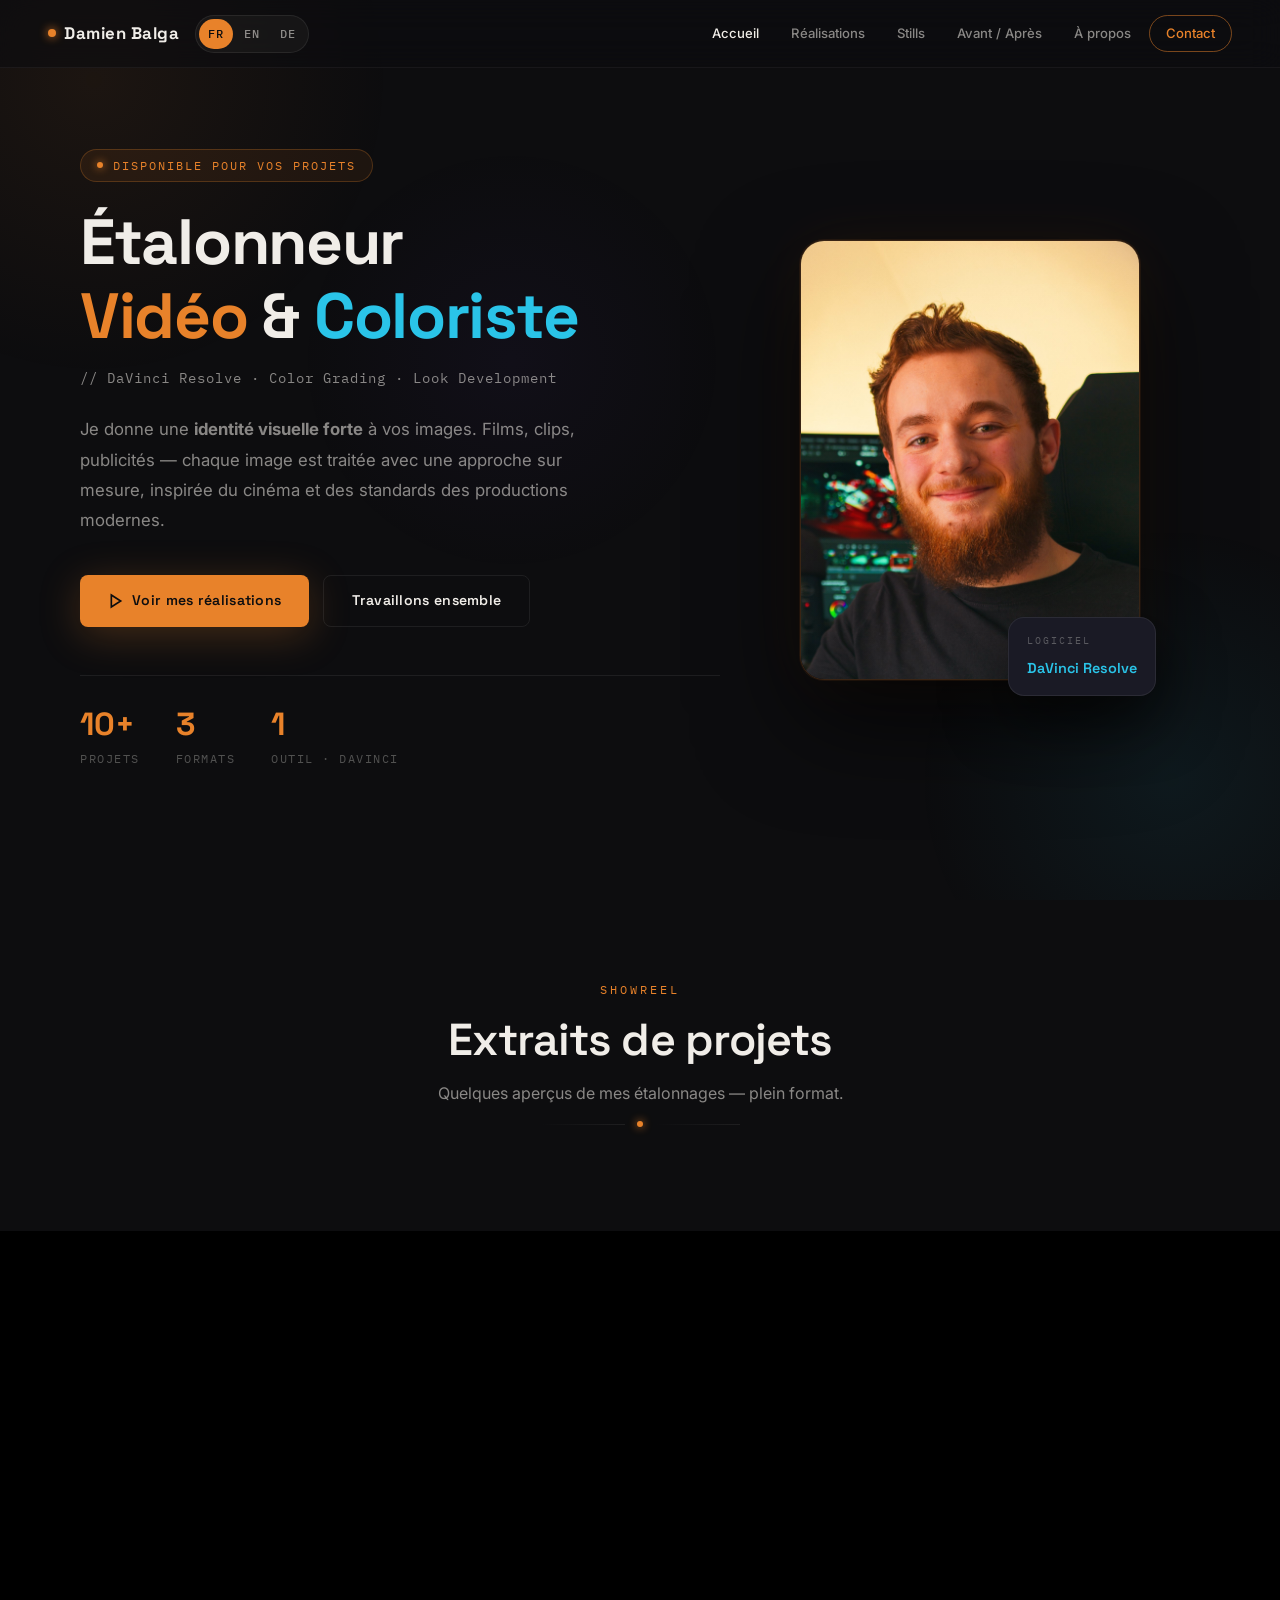
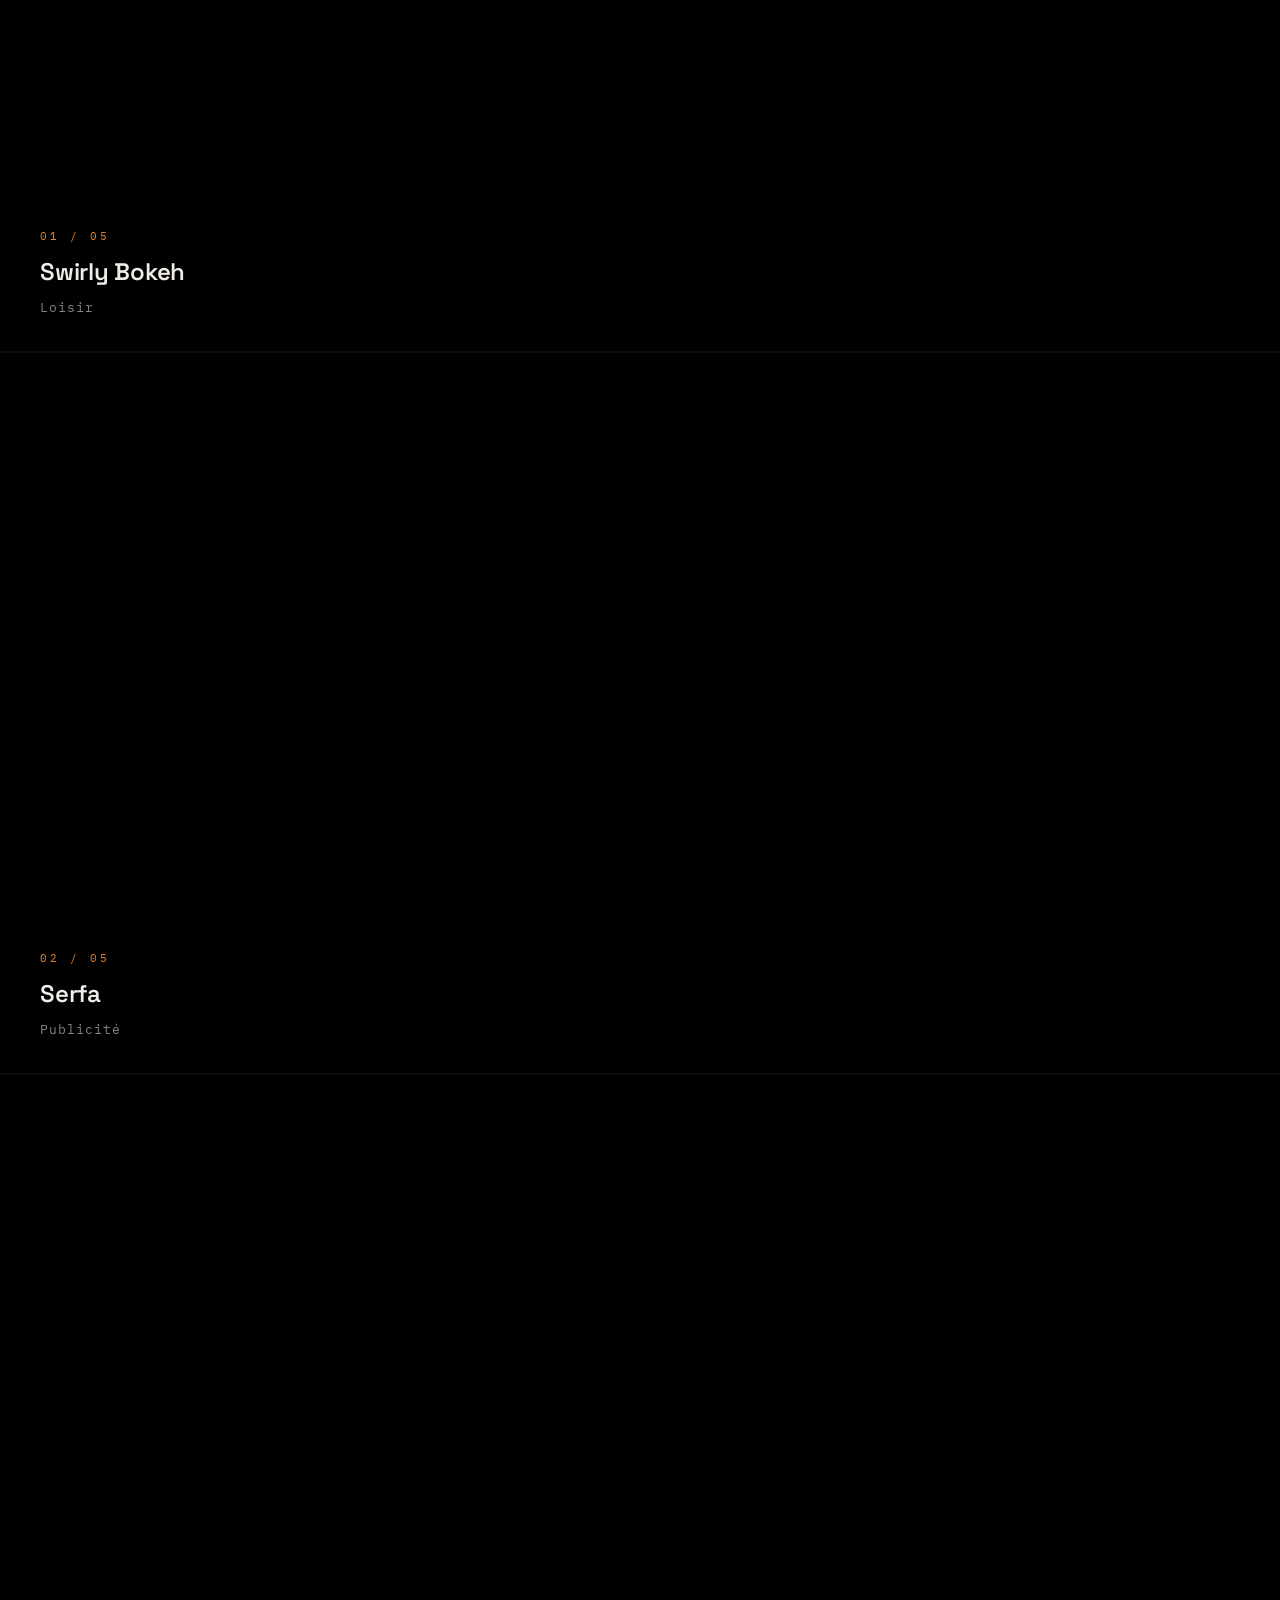
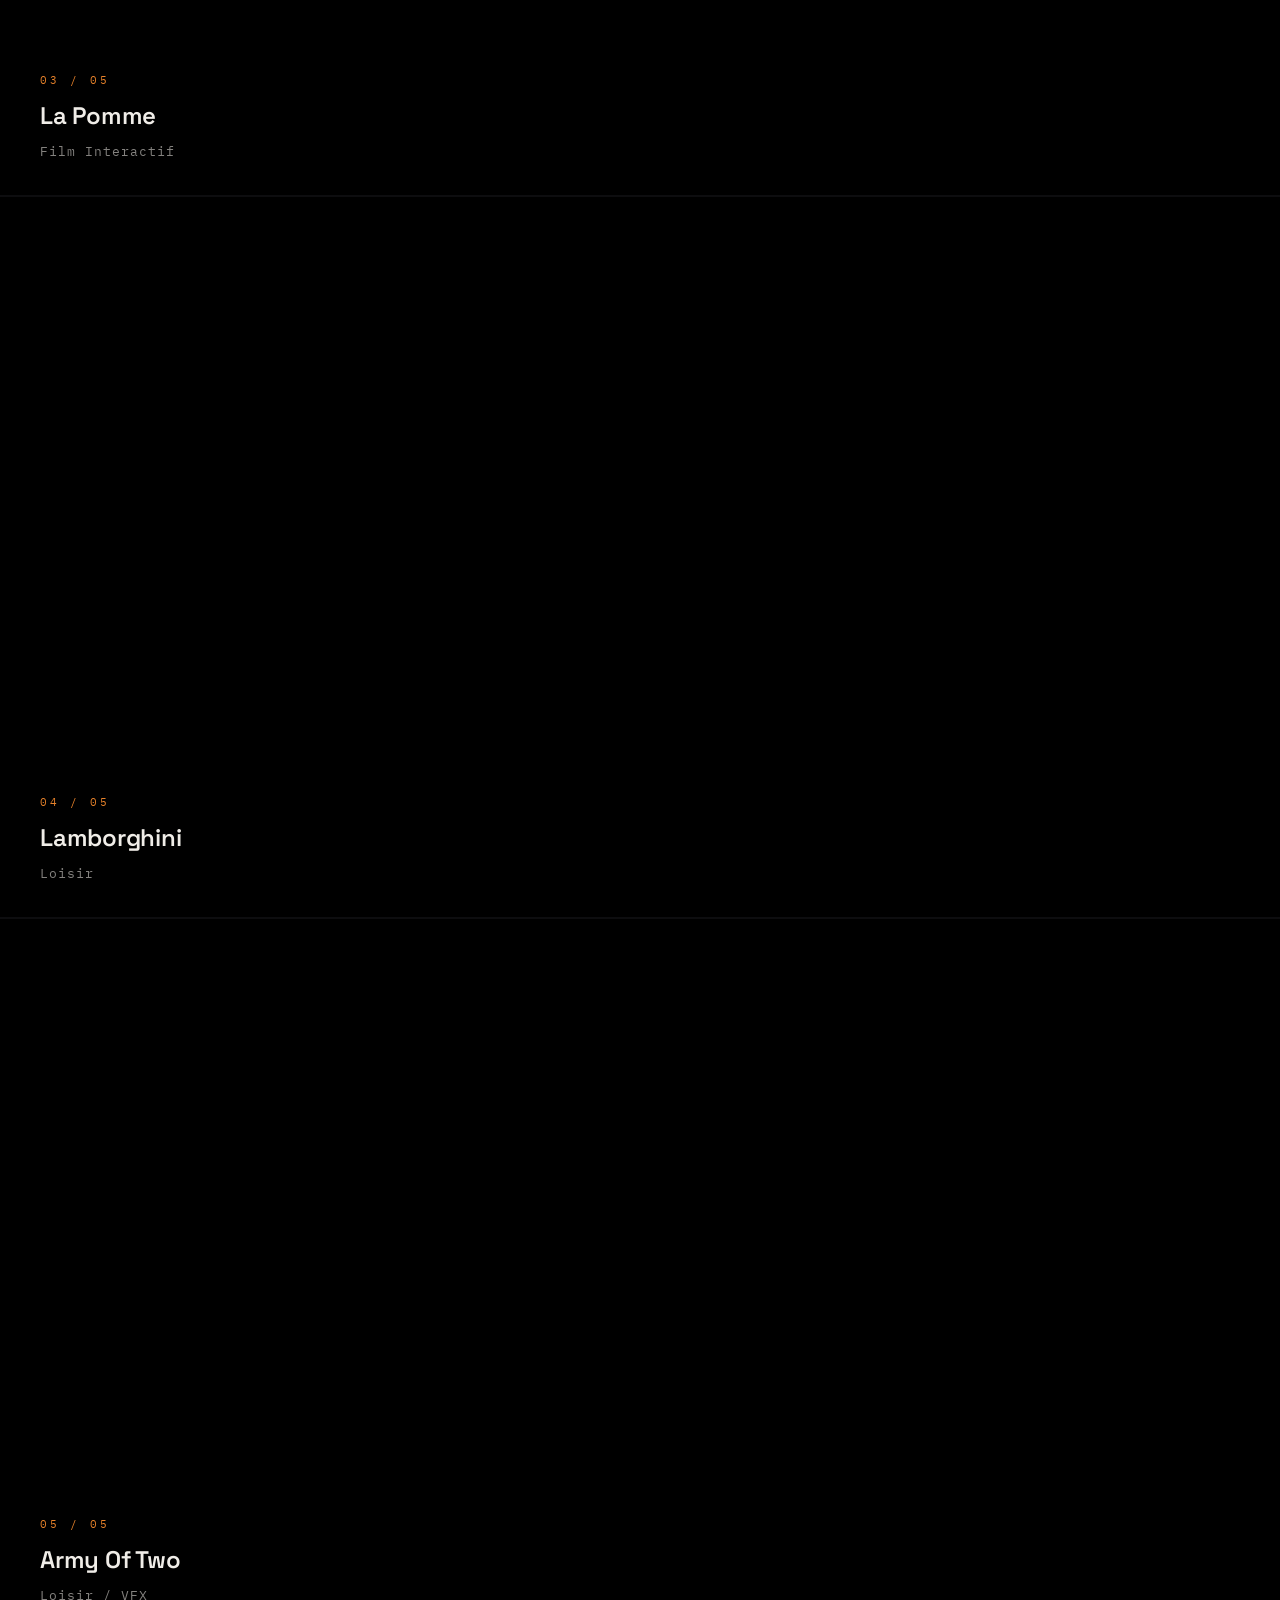
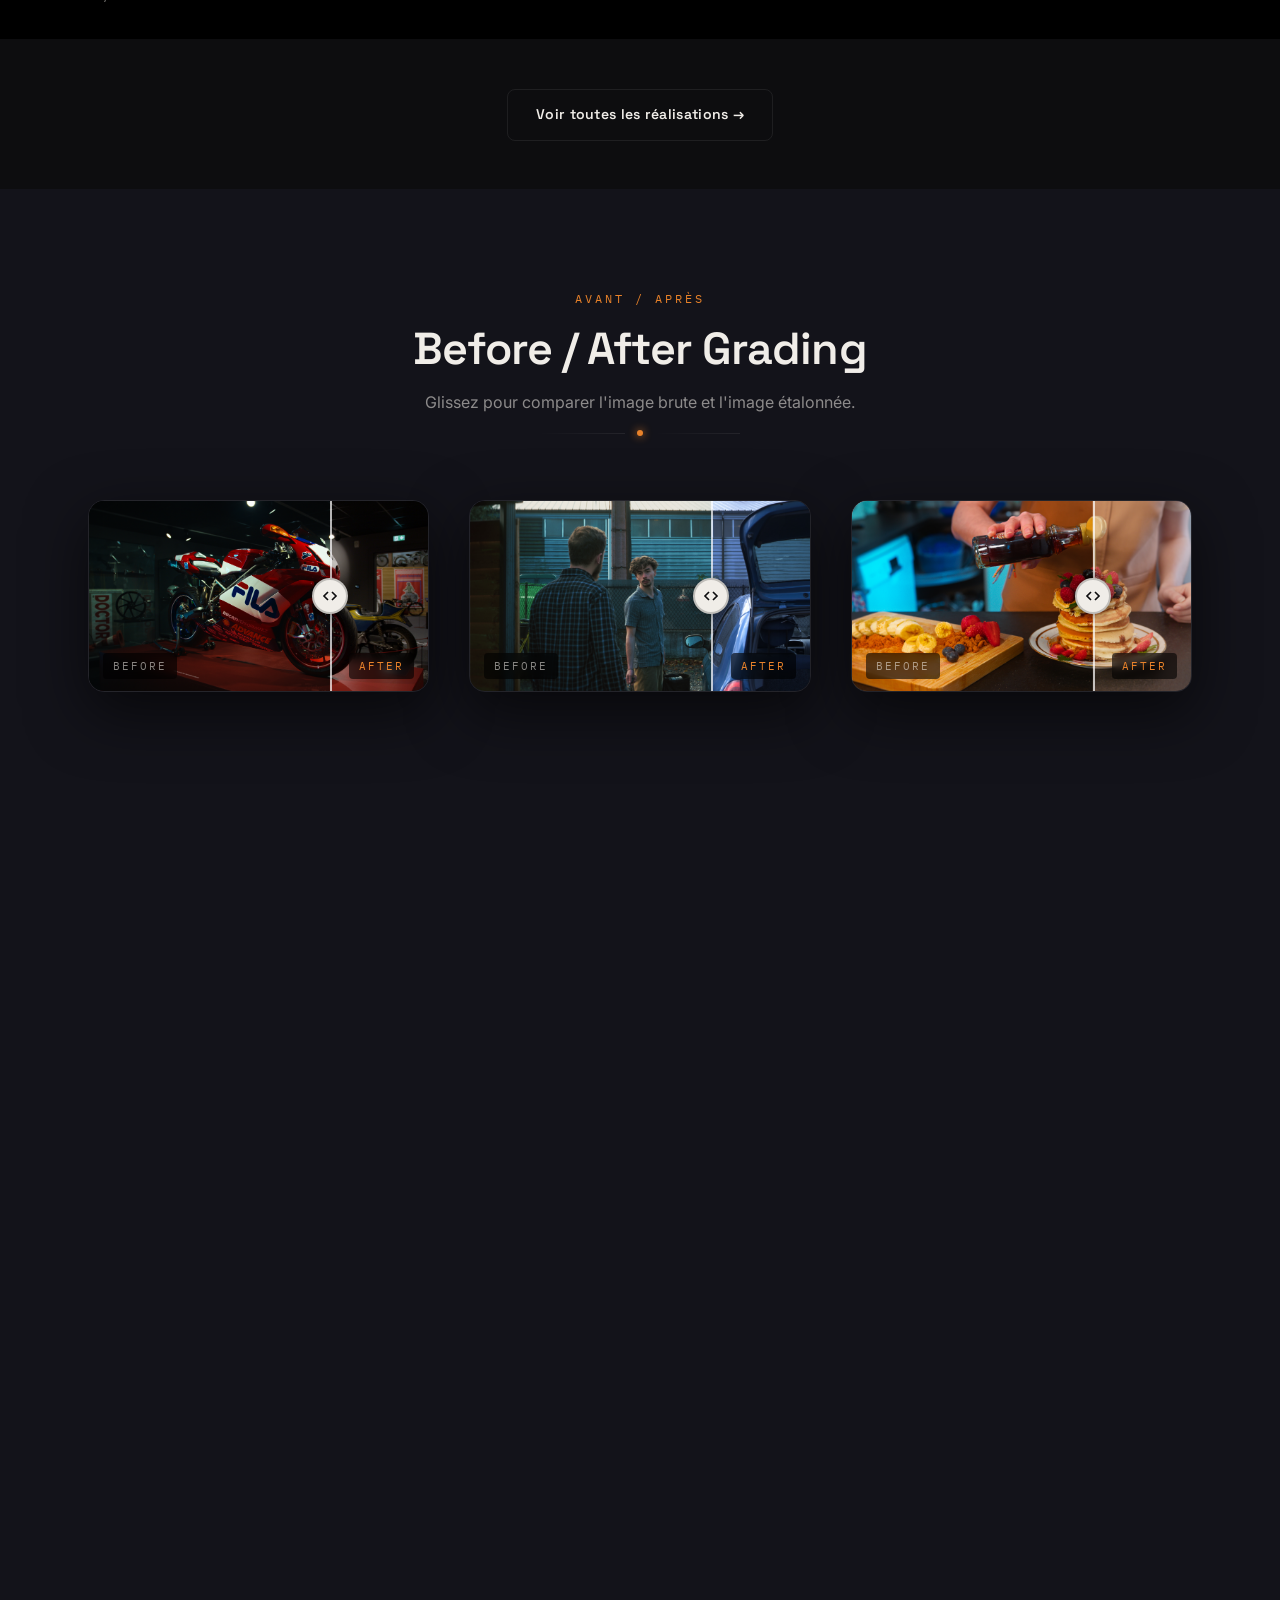
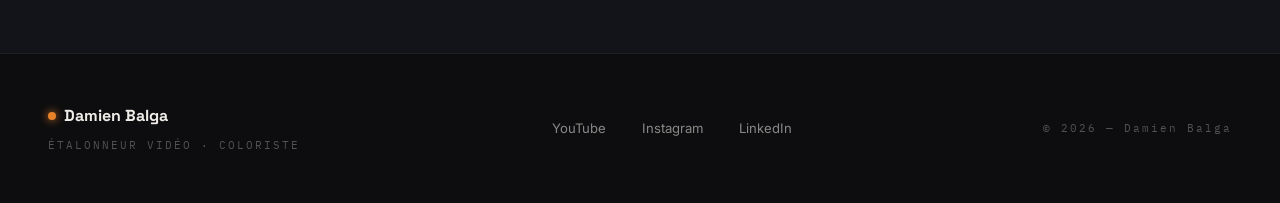
<file: index.html>
<!DOCTYPE html>
<html lang="fr" data-i18n-title="index.title" data-i18n-desc="index.desc">
<head>
  <meta charset="UTF-8">
  <meta name="viewport" content="width=device-width, initial-scale=1.0">
  <title>Damien Balga — Étalonneur Vidéo · Colorist</title>
  <meta name="description" content="Portfolio de Damien Balga, étalonneur vidéo & coloriste. Color grading cinéma, clips, publicités. DaVinci Resolve.">

  <!-- Google Fonts : Space Grotesk (display) + Inter (body) + IBM Plex Mono (tech labels) -->
  <link rel="preconnect" href="https://fonts.googleapis.com">
  <link rel="preconnect" href="https://fonts.gstatic.com" crossorigin>
  <link href="https://fonts.googleapis.com/css2?family=Space+Grotesk:wght@400;500;600;700&family=Inter:wght@300;400;500&family=IBM+Plex+Mono:wght@300;400;500&display=swap" rel="stylesheet">
  <link rel="icon" type="image/svg+xml" href="img/favicon.svg">
  <link rel="stylesheet" href="css/style.css">
</head>
<body>

<!-- Fond animé cinématique -->
<div class="cinematic-bg" aria-hidden="true">
  <div class="cinematic-bg-c"></div>
</div>

<!-- ======================================================
     ÉCRAN D'INTRO
     Style "scan de pellicule" avec effet flicker
     ====================================================== -->
<div class="intro" aria-hidden="true">
  <div class="intro-scanline"></div>
  <div class="intro-content">
    <h1>Damien Balga</h1>
    <p class="intro-sub">Colorist · DaVinci Resolve</p>
  </div>
</div>

<!-- ======================================================
     HEADER
     ====================================================== -->
<header>
  <div class="logo" role="button" tabindex="0" aria-label="Retour accueil" data-i18n-attr="aria-label:logo.aria">
    <div class="logo-dot" aria-hidden="true"></div>
    Damien Balga
  </div>

  <div class="lang-switch" role="group" aria-label="Langue" data-i18n-attr="aria-label:lang.group">
    <button type="button" class="lang-btn active" data-lang="fr" lang="fr" aria-pressed="true" aria-label="Français" title="Français">FR</button>
    <button type="button" class="lang-btn" data-lang="en" lang="en" aria-pressed="false" aria-label="English" title="English">EN</button>
    <button type="button" class="lang-btn" data-lang="de" lang="de" aria-pressed="false" aria-label="Deutsch" title="Deutsch">DE</button>
  </div>

  <button class="menu-toggle" data-i18n-attr="aria-label:menu.open" aria-label="Ouvrir le menu" aria-expanded="false">
    <span></span><span></span><span></span>
  </button>

  <nav aria-label="Navigation principale" data-i18n-attr="aria-label:nav.aria">
    <a href="index.html" class="active" data-i18n="nav.home">Accueil</a>
    <a href="work.html" data-i18n="nav.work">Réalisations</a>
    <a href="stills.html" data-i18n="nav.stills">Stills</a>
    <a href="#before" data-i18n="nav.ba">Avant / Après</a>
    <a href="#about" data-i18n="nav.about">À propos</a>
    <a href="contact.html" class="nav-cta" data-i18n="nav.contact">Contact</a>
  </nav>
</header>

<!-- ======================================================
     HERO
     Présentation + portrait flottant + stats
     ====================================================== -->
<section aria-label="Présentation" data-i18n-attr="aria-label:index.hero.aria" style="background:transparent;">
  <div class="hero">

    <!-- Texte gauche -->
    <div class="hero-left fade-up">

      <!-- Badge disponibilité -->
      <div class="hero-badge">
        <span data-i18n="index.hero.badge">Disponible pour vos projets</span>
      </div>

      <h1 data-i18n="index.hero.h1">
        Étalonneur<br>
        <span class="accent-orange">Vidéo</span> &amp;
        <span class="accent-cyan">Coloriste</span>
      </h1>

      <p class="hero-tagline">// DaVinci Resolve · Color Grading · Look Development</p>

      <p class="hero-desc" data-i18n="index.hero.desc">
        Je donne une <strong>identité visuelle forte</strong> à vos images.
        Films, clips, publicités — chaque image est traitée avec une approche
        sur mesure, inspirée du cinéma et des standards des productions modernes.
      </p>

      <div class="hero-actions">
        <a href="work.html" class="btn btn-primary">
          <svg width="16" height="16" viewBox="0 0 24 24" fill="none" stroke="currentColor" stroke-width="2.5">
            <polygon points="5 3 19 12 5 21 5 3"/>
          </svg>
          <span data-i18n="index.hero.cta1">Voir mes réalisations</span>
        </a>
        <a href="contact.html" class="btn btn-secondary" data-i18n="index.hero.cta2">Travaillons ensemble</a>
      </div>

      <!-- Statistiques rapides -->
      <div class="hero-stats">
        <div class="stat-item">
          <span class="stat-num" data-counter data-target="10" data-suffix="+">10+</span>
          <span class="stat-label" data-i18n="index.stat.projects">Projets</span>
        </div>
        <div class="stat-item">
          <span class="stat-num" data-counter data-target="3">3</span>
          <span class="stat-label" data-i18n="index.stat.formats">Formats</span>
        </div>
        <div class="stat-item">
          <span class="stat-num">1</span>
          <span class="stat-label" data-i18n="index.stat.tool">Outil · DaVinci</span>
        </div>
      </div>
    </div>

    <!-- Portrait droit -->
    <div class="hero-right fade-up" style="transition-delay:0.2s">
      <div class="portrait-wrap">
        <div class="portrait-frame">
          <img src="img/PP.jpg" alt="Damien Balga – Étalonneur vidéo" data-i18n-attr="alt:index.portrait.alt">
        </div>
        <!-- Badge flottant -->
        <div class="portrait-badge">
          <span class="pb-label" data-i18n="index.pb.label">Logiciel</span>
          <span class="pb-value">DaVinci Resolve</span>
        </div>
      </div>
    </div>

  </div>
</section>

<!-- ======================================================
     EXTRAITS VIDÉO (fullscreen reels)
     Trois extraits Vimeo en plein format 16:9
     ====================================================== -->
<section id="reels" aria-labelledby="reels-title" style="background: var(--bg);">
  <div style="max-width:1200px; margin:0 auto; padding:80px 48px 40px;">
    <div class="section-header fade-up">
      <span class="section-eyebrow">Showreel</span>
      <h2 id="reels-title" data-i18n="index.reels.h2">Extraits de projets</h2>
      <p data-i18n="index.reels.p">Quelques aperçus de mes étalonnages — plein format.</p>
      <div class="divider"><span class="d-dot"></span></div>
    </div>
  </div>

  <!-- Reel 1 -->
  <div class="reel-block fade-up" data-reel="1">
    <div class="reel-loader"><div class="spinner"></div></div>
    <iframe
      data-src="https://player.vimeo.com/video/1191140957?autoplay=1&loop=1&muted=1&controls=0&autopause=0&playsinline=1"
      allow="autoplay; fullscreen; picture-in-picture" allowfullscreen
      title="Swirly Bokeh">
    </iframe>
    <div class="reel-overlay">
      <div class="reel-info">
        <div class="reel-num">01 / 05</div>
        <div class="reel-title">Swirly Bokeh</div>
        <div class="reel-type" data-i18n="type.leisure">Loisir</div>
      </div>
    </div>
  </div>

  <!-- Reel 2 -->
  <div class="reel-block fade-up" data-reel="2">
    <div class="reel-loader"><div class="spinner"></div></div>
    <iframe
      data-src="https://player.vimeo.com/video/1191127946?autoplay=1&loop=1&muted=1&controls=0&autopause=0&playsinline=1"
      allow="autoplay; fullscreen; picture-in-picture" allowfullscreen
      title="Serfa">
    </iframe>
    <div class="reel-overlay">
      <div class="reel-info">
        <div class="reel-num">02 / 05</div>
        <div class="reel-title">Serfa</div>
        <div class="reel-type" data-i18n="type.ad">Publicité</div>
      </div>
    </div>
  </div>

  <!-- Reel 3 -->
  <div class="reel-block fade-up" data-reel="2">
    <div class="reel-loader"><div class="spinner"></div></div>
    <iframe
      data-src="https://player.vimeo.com/video/1191123928?autoplay=1&loop=1&muted=1&controls=0&autopause=0&playsinline=1"
      allow="autoplay; fullscreen; picture-in-picture" allowfullscreen
      title="La Pomme">
    </iframe>
    <div class="reel-overlay">
      <div class="reel-info">
        <div class="reel-num">03 / 05</div>
        <div class="reel-title">La Pomme</div>
        <div class="reel-type" data-i18n="type.interactive">Film Interactif</div>
      </div>
    </div>
  </div>

  <!-- Reel 4 -->
  <div class="reel-block fade-up" data-reel="2">
    <div class="reel-loader"><div class="spinner"></div></div>
    <iframe
      data-src="https://player.vimeo.com/video/1194072778?autoplay=1&loop=1&muted=1&controls=0&autopause=0&playsinline=1"
      allow="autoplay; fullscreen; picture-in-picture" allowfullscreen
      title="Lamborghini">
    </iframe>
    <div class="reel-overlay">
      <div class="reel-info">
        <div class="reel-num">04 / 05</div>
        <div class="reel-title">Lamborghini</div>
        <div class="reel-type" data-i18n="type.leisure">Loisir</div>
      </div>
    </div>
  </div>

  <!-- Reel 5 -->
  <div class="reel-block fade-up" data-reel="2">
    <div class="reel-loader"><div class="spinner"></div></div>
    <iframe
      data-src="https://player.vimeo.com/video/1206544537?autoplay=1&loop=1&muted=1&controls=0&autopause=0&playsinline=1"
      allow="autoplay; fullscreen; picture-in-picture" allowfullscreen
      title="Army Of Two">
    </iframe>
    <div class="reel-overlay">
      <div class="reel-info">
        <div class="reel-num">05 / 05</div>
        <div class="reel-title">Army Of Two</div>
        <div class="reel-type" data-i18n="type.leisurevfx">Loisir / VFX</div>
      </div>
    </div>
  </div>

  

  <div style="text-align:center; padding:48px 0;">
    <a href="work.html" class="btn btn-secondary" data-i18n="index.reels.all">Voir toutes les réalisations →</a>
  </div>
</section>

<!-- ======================================================
     BEFORE / AFTER
     Comparateurs interactifs souris/touch
     ====================================================== -->
<section id="before" class="showcase" aria-labelledby="ba-title">
  <div class="section-inner">
    <div class="section-header fade-up">
      <span class="section-eyebrow" data-i18n="index.ba.eyebrow">Avant / Après</span>
      <h2 id="ba-title" data-i18n="index.ba.h2">Before / After Grading</h2>
      <p data-i18n="index.ba.p">Glissez pour comparer l'image brute et l'image étalonnée.</p>
      <div class="divider"><span class="d-dot"></span></div>
    </div>

    <div class="compare-grid">

      <div class="compare fade-up">
        <img src="img/before.jpg" alt="Avant étalonnage" data-i18n-attr="alt:ba.before.alt" class="img-before">
        <img src="img/after.jpg"  alt="Après étalonnage" data-i18n-attr="alt:ba.after.alt" class="img-after">
        <div class="slider-line"></div>
        <div class="slider-handle">
          <svg viewBox="0 0 24 24" fill="none" stroke="currentColor" stroke-width="2.5">
            <path d="M9 18l-6-6 6-6M15 6l6 6-6 6"/>
          </svg>
        </div>
        <span class="compare-label before-lbl" data-i18n="ba.before">BEFORE</span>
        <span class="compare-label after-lbl" data-i18n="ba.after">AFTER</span>
      </div>

      <div class="compare fade-up">
        <img src="img/before2.jpg" alt="Avant étalonnage" data-i18n-attr="alt:ba.before.alt" class="img-before">
        <img src="img/after2.jpg"  alt="Après étalonnage" data-i18n-attr="alt:ba.after.alt" class="img-after">
        <div class="slider-line"></div>
        <div class="slider-handle">
          <svg viewBox="0 0 24 24" fill="none" stroke="currentColor" stroke-width="2.5">
            <path d="M9 18l-6-6 6-6M15 6l6 6-6 6"/>
          </svg>
        </div>
        <span class="compare-label before-lbl" data-i18n="ba.before">BEFORE</span>
        <span class="compare-label after-lbl" data-i18n="ba.after">AFTER</span>
      </div>

      <div class="compare fade-up">
        <img src="img/before3.jpg" alt="Avant étalonnage" data-i18n-attr="alt:ba.before.alt" class="img-before">
        <img src="img/after3.jpg"  alt="Après étalonnage" data-i18n-attr="alt:ba.after.alt" class="img-after">
        <div class="slider-line"></div>
        <div class="slider-handle">
          <svg viewBox="0 0 24 24" fill="none" stroke="currentColor" stroke-width="2.5">
            <path d="M9 18l-6-6 6-6M15 6l6 6-6 6"/>
          </svg>
        </div>
        <span class="compare-label before-lbl" data-i18n="ba.before">BEFORE</span>
        <span class="compare-label after-lbl" data-i18n="ba.after">AFTER</span>
      </div>

    </div>
  </div>
</section>

<!-- ======================================================
     À PROPOS
     ====================================================== -->
<section id="about" class="about-section" aria-labelledby="about-title">
  <div class="section-inner">
    <div class="about-grid">

      <!-- Texte -->
      <div class="about-text fade-up">
        <span class="section-eyebrow" data-i18n="index.about.eyebrow">À propos</span>
        <h2 id="about-title" data-i18n="index.about.h2">Passion pour<br>la couleur</h2>

        <p class="about-lead" data-i18n="index.about.lead">
          Je suis étalonneur vidéo spécialisé dans la <strong>création de look</strong>
          et d'émotions à travers la couleur.
        </p>

        <p data-i18n="index.about.p1">
          J'aide les réalisateurs, marques et créateurs à donner une identité visuelle
          forte à leurs images. Mon travail se concentre sur la lumière, le contraste
          et la cohérence des couleurs afin de créer une ambiance unique et narrative.
        </p>

        <p data-i18n="index.about.p2">
          Chaque projet est traité avec une approche sur mesure, inspirée du cinéma
          et des standards des productions modernes.
        </p>

        <div class="about-tags">
          <span class="tag tag-orange">Color Grading</span>
          <span class="tag tag-cyan">Look Development</span>
          <span class="tag" data-i18n="tag.film">Film</span>
          <span class="tag" data-i18n="tag.clip">Clip</span>
          <span class="tag" data-i18n="tag.ad">Publicité</span>
          <span class="tag" data-i18n="tag.short">Court-métrage</span>
          <span class="tag tag-orange">DaVinci Resolve</span>
          <span class="tag">LUT Design</span>
        </div>

        <div style="margin-top:36px; display:flex; gap:14px; flex-wrap:wrap;">
          <a href="work.html" class="btn btn-primary" data-i18n="index.about.btn1">Mes réalisations</a>
          <a href="contact.html" class="btn btn-secondary" data-i18n="index.about.btn2">Me contacter</a>
        </div>
      </div>

      <!-- Carte technique décorative -->
      <div class="about-visual fade-up" style="transition-delay:0.15s">
        <div class="tech-card">
          <!-- Barre de titre style éditeur -->
          <div class="tech-card-header">
            <div class="dot-row">
              <div class="tc-dot tc-dot-r"></div>
              <div class="tc-dot tc-dot-y"></div>
              <div class="tc-dot tc-dot-g"></div>
            </div>
            <span class="tc-title">color_grade.drx</span>
          </div>

          <!-- Barres de compétences colorimétrie -->
          <div class="scope-row">
            <div class="scope-item">
              <div class="scope-label">
                <span data-i18n="scope.cg">Color Grading</span>
                <span data-i18n="scope.expert">Expert</span>
              </div>
              <div class="scope-bar">
                <div class="scope-fill fill-orange w-90"></div>
              </div>
            </div>
            <div class="scope-item">
              <div class="scope-label">
                <span data-i18n="scope.lookdev">Look Development</span>
                <span data-i18n="scope.advanced">Avancé</span>
              </div>
              <div class="scope-bar">
                <div class="scope-fill fill-cyan w-80"></div>
              </div>
            </div>
            <div class="scope-item">
              <div class="scope-label">
                DaVinci Resolve
                <span data-i18n="scope.expert">Expert</span>
              </div>
              <div class="scope-bar">
                <div class="scope-fill fill-orange w-85"></div>
              </div>
            </div>
            <div class="scope-item">
              <div class="scope-label">
                <span data-i18n="scope.film">Étalonnage Film</span>
                <span data-i18n="scope.advanced">Avancé</span>
              </div>
              <div class="scope-bar">
                <div class="scope-fill fill-violet w-75"></div>
              </div>
            </div>
            <div class="scope-item">
              <div class="scope-label">
                VFX / Compositing
                <span data-i18n="scope.inter">Intermédiaire</span>
              </div>
              <div class="scope-bar">
                <div class="scope-fill fill-cyan w-70"></div>
              </div>
            </div>
          </div>

          <!-- Forme d'onde décorative -->
          <div class="waveform" aria-hidden="true" title="Waveform colorimétrie"></div>
        </div>
      </div>

    </div>
  </div>
</section>

<!-- ======================================================
     FOOTER
     ====================================================== -->
<footer>
  <div class="footer-left">
    <div class="footer-logo">
      <div class="logo-dot" aria-hidden="true" style="width:8px;height:8px;border-radius:50%;background:var(--orange);box-shadow:0 0 8px var(--orange);flex-shrink:0;"></div>
      Damien Balga
    </div>
    <p data-i18n="footer.role">Étalonneur Vidéo · Coloriste</p>
  </div>

  <div class="footer-links">
    <a href="https://www.youtube.com/@damienbalga" target="_blank" rel="noopener">YouTube</a>
    <a href="https://www.instagram.com/damien.balga/" target="_blank" rel="noopener">Instagram</a>
    <a href="https://www.linkedin.com/in/damien-balga-étudiant-création-numérique-colorimétrie-cinéma-montage-graphisme/" target="_blank" rel="noopener">LinkedIn</a>
  </div>

  <div class="footer-right">© 2026 — Damien Balga</div>
</footer>

<script src="js/i18n.js"></script>
<script src="js/main.js"></script>
</body>
</html>
</file>
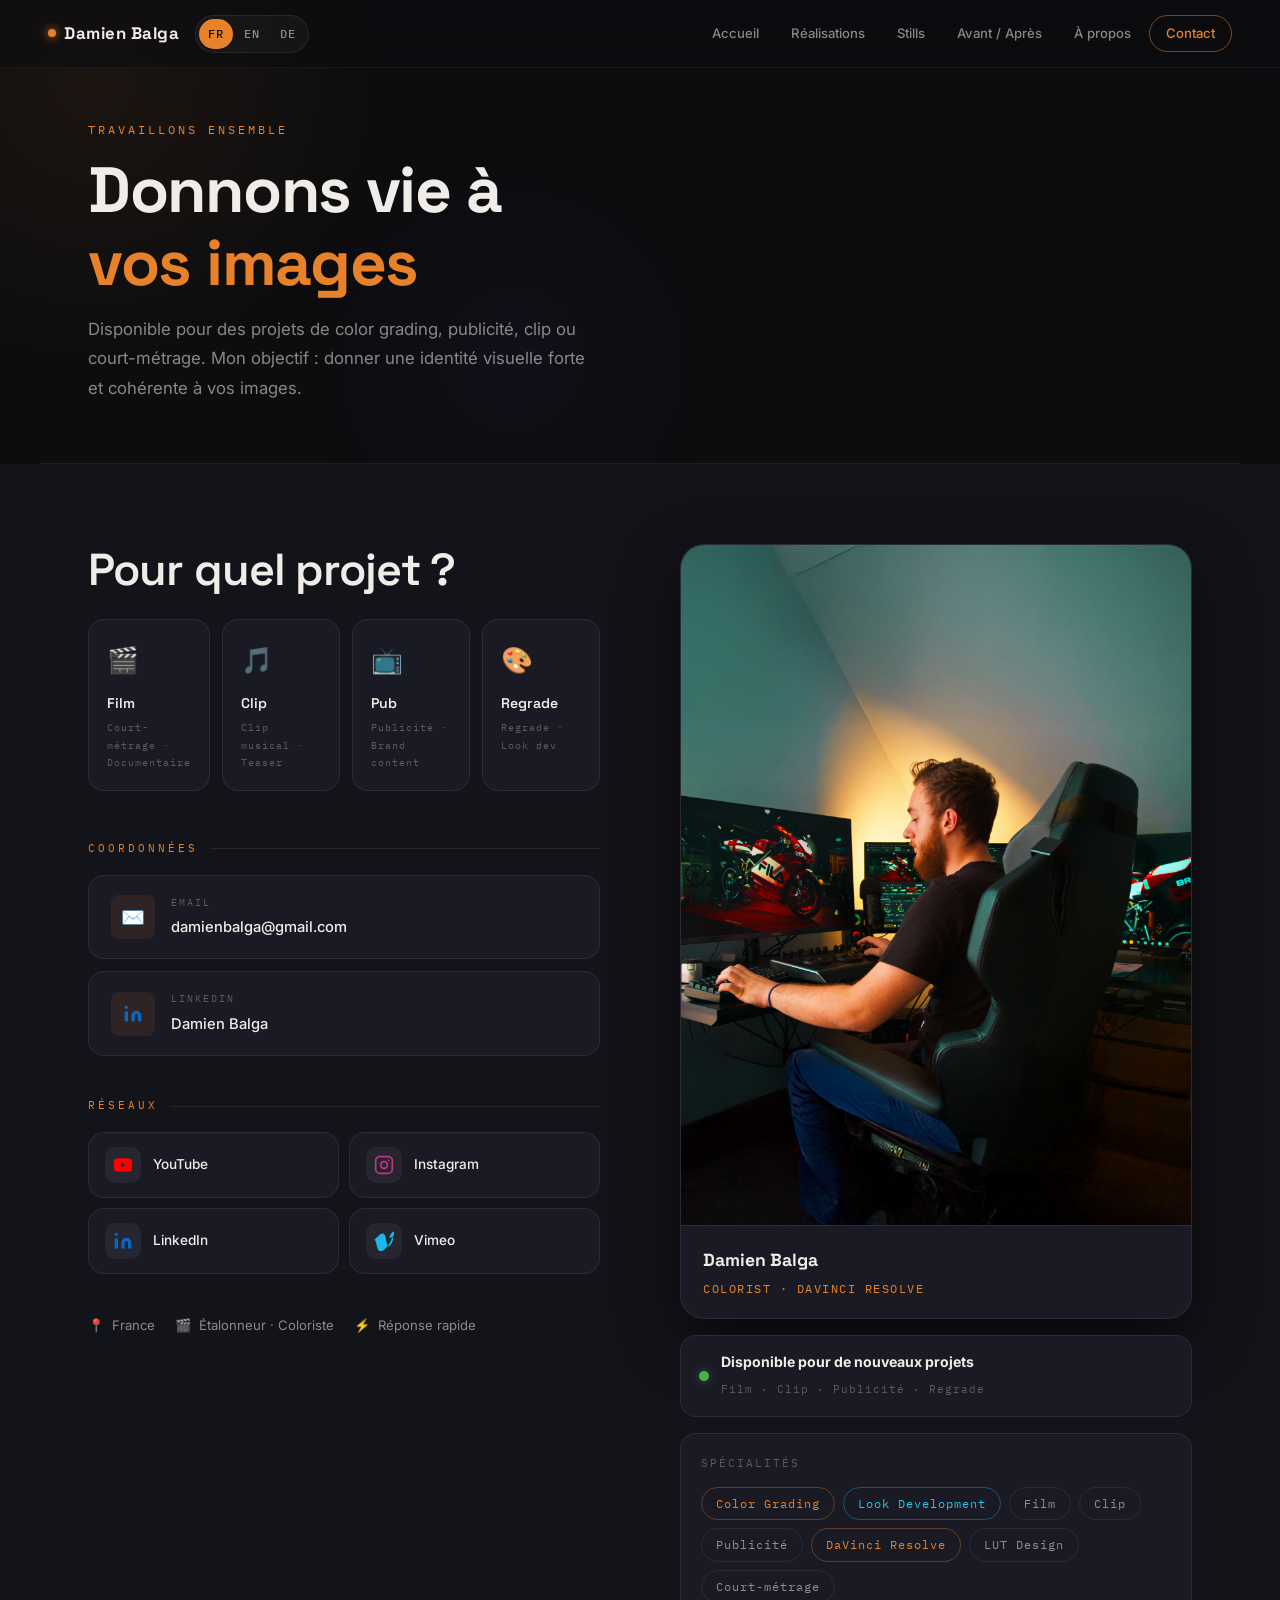
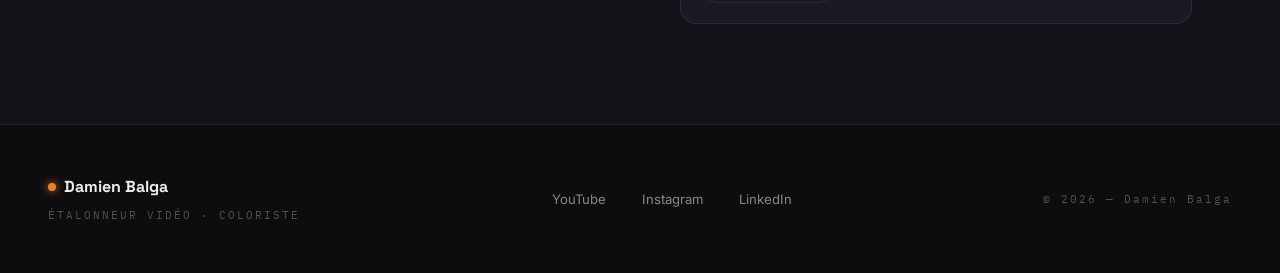
<file: contact.html>
<!DOCTYPE html>
<html lang="fr" data-i18n-title="contact.title" data-i18n-desc="contact.desc">
<head>
  <meta charset="UTF-8">
  <meta name="viewport" content="width=device-width, initial-scale=1.0">
  <title>Contact — Damien Balga · Colorist</title>
  <meta name="description" content="Contactez Damien Balga pour vos projets de color grading, étalonnage vidéo, film, clip ou publicité.">

  <link rel="preconnect" href="https://fonts.googleapis.com">
  <link rel="preconnect" href="https://fonts.gstatic.com" crossorigin>
  <link href="https://fonts.googleapis.com/css2?family=Space+Grotesk:wght@400;500;600;700&family=Inter:wght@300;400;500&family=IBM+Plex+Mono:wght@300;400;500&display=swap" rel="stylesheet">
  <link rel="icon" type="image/svg+xml" href="img/favicon.svg">
  <link rel="stylesheet" href="css/style.css">

  <style>
    /* ---- Styles spécifiques page Contact ---- */

    /* Hero pleine hauteur */
    .contact-hero {
      min-height: 40vh;
      display: flex; align-items: flex-end;
      padding: 120px 48px 60px;
      max-width: 1200px; margin: 0 auto;
      border-bottom: 1px solid var(--border);
    }
    .contact-hero-inner { max-width: 640px; }
    .contact-hero h1 { margin-bottom: 14px; }
    .contact-hero p   { color: var(--dim); font-size: 1.05rem; max-width: 500px; }

    /* Grille projets types */
    .projects-types {
      display: grid;
      grid-template-columns: repeat(4, 1fr);
      gap: 12px;
      margin-bottom: 48px;
    }
    .ptype-card {
      background: var(--bg-3);
      border: 1px solid var(--border);
      border-radius: var(--radius-md);
      padding: 18px;
      transition: border-color 0.2s ease, background 0.2s ease;
    }
    .ptype-card:hover { border-color: var(--orange); background: rgba(232,130,42,0.04); }
    .ptype-icon { font-size: 1.6rem; margin-bottom: 10px; }
    .ptype-label {
      font-family: var(--font-display);
      font-size: 0.88rem; font-weight: 600; margin-bottom: 3px;
    }
    .ptype-desc { font-family: var(--font-mono); font-size: 0.65rem; color: var(--dimmer); letter-spacing: 1px; }

    /* Section titre intermédiaire */
    .contact-section-title {
      font-family: var(--font-mono);
      font-size: 0.7rem;
      letter-spacing: 3px;
      text-transform: uppercase;
      color: var(--orange);
      margin-bottom: 16px;
      display: flex; align-items: center; gap: 12px;
    }
    .contact-section-title::after {
      content: ''; flex: 1; height: 1px;
      background: var(--border);
    }

    @media (max-width: 900px) {
      .projects-types { grid-template-columns: repeat(2, 1fr); }
      .contact-hero { padding: 110px 24px 50px; }
    }
    @media (max-width: 480px) {
      .projects-types { grid-template-columns: 1fr 1fr; }
    }
  </style>
</head>
<body>

<div class="cinematic-bg" aria-hidden="true"><div class="cinematic-bg-c"></div></div>

<!-- INTRO -->
<div class="intro" aria-hidden="true">
  <div class="intro-scanline"></div>
  <div class="intro-content">
    <h1>Contact</h1>
    <p class="intro-sub">Damien Balga · Colorist</p>
  </div>
</div>

<!-- HEADER -->
<header>
  <div class="logo" role="button" tabindex="0">
    <div class="logo-dot" aria-hidden="true"></div>
    Damien Balga
  </div>
  <div class="lang-switch" role="group" aria-label="Langue" data-i18n-attr="aria-label:lang.group">
    <button type="button" class="lang-btn active" data-lang="fr" lang="fr" aria-pressed="true" aria-label="Français" title="Français">FR</button>
    <button type="button" class="lang-btn" data-lang="en" lang="en" aria-pressed="false" aria-label="English" title="English">EN</button>
    <button type="button" class="lang-btn" data-lang="de" lang="de" aria-pressed="false" aria-label="Deutsch" title="Deutsch">DE</button>
  </div>

  <button class="menu-toggle" data-i18n-attr="aria-label:menu.label" aria-label="Menu"><span></span><span></span><span></span></button>
  <nav>
    <a href="index.html" data-i18n="nav.home">Accueil</a>
    <a href="work.html" data-i18n="nav.work">Réalisations</a>
    <a href="stills.html" data-i18n="nav.stills">Stills</a>
    <a href="index.html#before" data-i18n="nav.ba">Avant / Après</a>
    <a href="index.html#about" data-i18n="nav.about">À propos</a>
    <a href="contact.html" class="active nav-cta" data-i18n="nav.contact">Contact</a>
  </nav>
</header>

<!-- HERO CONTACT -->
<div class="contact-hero">
  <div class="contact-hero-inner fade-up">
    <span class="section-eyebrow" data-i18n="contact.eyebrow">Travaillons ensemble</span>
    <h1 data-i18n="contact.h1">Donnons vie à<br><span style="color:var(--orange)">vos images</span></h1>
    <p data-i18n="contact.hero.p">
      Disponible pour des projets de color grading, publicité, clip ou court-métrage.
      Mon objectif : donner une identité visuelle forte et cohérente à vos images.
    </p>
  </div>
</div>

<!-- CONTENU PRINCIPAL -->
<div class="contact-section" aria-label="Informations de contact" data-i18n-attr="aria-label:contact.section.aria">
  <div class="contact-layout">

    <!-- COLONNE GAUCHE -->
    <div class="contact-left">

      <!-- Types de projets -->
      <h2 style="margin-bottom:24px;" class="fade-up" data-i18n="contact.h2">Pour quel projet ?</h2>

      <div class="projects-types">
        <div class="ptype-card fade-up">
          <div class="ptype-icon">🎬</div>
          <div class="ptype-label" data-i18n="contact.pt.film">Film</div>
          <div class="ptype-desc" data-i18n="contact.pt.film.d">Court-métrage · Documentaire</div>
        </div>
        <div class="ptype-card fade-up">
          <div class="ptype-icon">🎵</div>
          <div class="ptype-label" data-i18n="contact.pt.clip">Clip</div>
          <div class="ptype-desc" data-i18n="contact.pt.clip.d">Clip musical · Teaser</div>
        </div>
        <div class="ptype-card fade-up">
          <div class="ptype-icon">📺</div>
          <div class="ptype-label" data-i18n="contact.pt.ad">Pub</div>
          <div class="ptype-desc" data-i18n="contact.pt.ad.d">Publicité · Brand content</div>
        </div>
        <div class="ptype-card fade-up">
          <div class="ptype-icon">🎨</div>
          <div class="ptype-label" data-i18n="contact.pt.regrade">Regrade</div>
          <div class="ptype-desc" data-i18n="contact.pt.regrade.d">Regrade · Look dev</div>
        </div>
      </div>

      <!-- Coordonnées directes -->
      <p class="contact-section-title fade-up" data-i18n="contact.details">Coordonnées</p>

      <div class="contact-links">

        <a href="mailto:damienbalga@gmail.com" class="contact-btn fade-up"
           aria-label="Envoyer un mail à damienbalga@gmail.com" data-i18n-attr="aria-label:contact.mail.aria">
          <div class="contact-btn-icon">✉️</div>
          <div class="cb-info">
            <span class="cb-label">Email</span>
            <span class="cb-value">damienbalga@gmail.com</span>
          </div>
          <span class="contact-btn-arrow">→</span>
        </a>

        <a href="https://www.linkedin.com/in/damien-balga-étudiant-création-numérique-colorimétrie-cinéma-montage-graphisme/"
           target="_blank" rel="noopener"
           class="contact-btn fade-up" aria-label="LinkedIn de Damien Balga" data-i18n-attr="aria-label:contact.li.aria">
          <div class="contact-btn-icon">
            <svg width="20" height="20" viewBox="0 0 24 24" fill="#0a66c2">
              <path d="M16 8a6 6 0 0 1 6 6v7h-4v-7a2 2 0 0 0-4 0v7h-4v-7a6 6 0 0 1 6-6zM2 9h4v12H2z"/>
              <circle cx="4" cy="4" r="2"/>
            </svg>
          </div>
          <div class="cb-info">
            <span class="cb-label">LinkedIn</span>
            <span class="cb-value">Damien Balga</span>
          </div>
          <span class="contact-btn-arrow">→</span>
        </a>

      </div>

      <!-- Réseaux sociaux -->
      <p class="contact-section-title fade-up" data-i18n="contact.social">Réseaux</p>

      <div class="social-grid">

        <a href="https://www.youtube.com/@damienbalga" target="_blank" rel="noopener"
           class="social-card fade-up" style="--accent:var(--orange);" aria-label="YouTube de Damien Balga" data-i18n-attr="aria-label:contact.yt.aria">
          <div class="social-icon">
            <svg width="20" height="20" viewBox="0 0 24 24" fill="#ff0000">
              <path d="M22.54 6.42a2.78 2.78 0 0 0-1.95-1.96C18.88 4 12 4 12 4s-6.88 0-8.59.46A2.78 2.78 0 0 0 1.46 6.42 29 29 0 0 0 1 12a29 29 0 0 0 .46 5.58 2.78 2.78 0 0 0 1.95 1.96C5.12 20 12 20 12 20s6.88 0 8.59-.46a2.78 2.78 0 0 0 1.95-1.96A29 29 0 0 0 23 12a29 29 0 0 0-.46-5.58zM9.75 15.02V8.98L15.5 12l-5.75 3.02z"/>
            </svg>
          </div>
          <span class="social-name">YouTube</span>
        </a>

        <a href="https://www.instagram.com/damien.balga/" target="_blank" rel="noopener"
           class="social-card fade-up" style="--accent:#c13584;" aria-label="Instagram de Damien Balga" data-i18n-attr="aria-label:contact.ig.aria">
          <div class="social-icon">
            <svg width="20" height="20" viewBox="0 0 24 24" fill="none" stroke="#c13584" stroke-width="2">
              <rect x="2" y="2" width="20" height="20" rx="5"/>
              <circle cx="12" cy="12" r="4"/>
              <circle cx="17.5" cy="6.5" r="1" fill="#c13584" stroke="none"/>
            </svg>
          </div>
          <span class="social-name">Instagram</span>
        </a>

        <a href="https://www.linkedin.com/in/damien-balga-étudiant-création-numérique-colorimétrie-cinéma-montage-graphisme/"
           target="_blank" rel="noopener"
           class="social-card fade-up" style="--accent:#0a66c2;" aria-label="LinkedIn de Damien Balga" data-i18n-attr="aria-label:contact.li.aria">
          <div class="social-icon">
            <svg width="20" height="20" viewBox="0 0 24 24" fill="#0a66c2">
              <path d="M16 8a6 6 0 0 1 6 6v7h-4v-7a2 2 0 0 0-4 0v7h-4v-7a6 6 0 0 1 6-6zM2 9h4v12H2z"/>
              <circle cx="4" cy="4" r="2"/>
            </svg>
          </div>
          <span class="social-name">LinkedIn</span>
        </a>

        <a href="https://vimeo.com/damienbalga" target="_blank" rel="noopener"
           class="social-card fade-up" style="--accent:#1ab7ea;" aria-label="Vimeo de Damien Balga" data-i18n-attr="aria-label:contact.vm.aria">
          <div class="social-icon">
            <svg width="20" height="20" viewBox="0 0 24 24" fill="#1ab7ea">
              <path d="M21.4 8.1c-.1 2.4-1.8 5.7-5.1 9.9-3.4 4.4-6.3 6.5-8.6 6.5-1.4 0-2.6-1.3-3.7-4L2.5 14c-.7-2.5-1.5-3.7-2.5-3.7 0 0-1.2.9-3 2.7L0 11C2 9.3 4 7.3 5.6 5.8c1.9-1.7 3.3-2.6 4.2-2.7 2.2-.2 3.6 1.3 4.1 4.5.6 3.4 1 5.5 1.3 6.3.7 3.2 1.5 4.8 2.4 4.8.7 0 1.7-1.1 3.1-3.3 1.3-2.2 2.1-3.9 2.2-5.1.2-1.9-.6-2.9-2.2-2.9-.8 0-1.6.2-2.5.6 1.7-5.4 4.8-8 9.5-7.8z"/>
            </svg>
          </div>
          <span class="social-name">Vimeo</span>
        </a>

      </div>

      <!-- Infos rapides -->
      <div style="display:flex; gap:20px; flex-wrap:wrap; margin-top:8px;" class="fade-up">
        <div style="display:flex; align-items:center; gap:8px; font-size:0.82rem; color:var(--dim);">
          <span style="color:var(--orange);">📍</span> <span data-i18n="contact.france">France</span>
        </div>
        <div style="display:flex; align-items:center; gap:8px; font-size:0.82rem; color:var(--dim);">
          <span style="color:var(--orange);">🎬</span> <span data-i18n="footer.role">Étalonneur · Coloriste</span>
        </div>
        <div style="display:flex; align-items:center; gap:8px; font-size:0.82rem; color:var(--dim);">
          <span style="color:var(--orange);">⚡</span> <span data-i18n="contact.fast">Réponse rapide</span>
        </div>
      </div>

    </div><!-- /contact-left -->

    <!-- COLONNE DROITE : Portrait + disponibilité -->
    <div class="contact-right">

      <!-- Portrait -->
      <div class="contact-portrait fade-up">
        <img src="img/Banniere.jpg" alt="Damien Balga – Étalonneur Vidéo" data-i18n-attr="alt:contact.portrait.alt">
        <div class="cp-footer">
          <div class="cp-name">Damien Balga</div>
          <div class="cp-role">Colorist · DaVinci Resolve</div>
        </div>
      </div>

      <!-- Badge disponibilité -->
      <div class="avail-badge fade-up">
        <div class="avail-dot"></div>
        <div class="avail-text">
          <strong data-i18n="contact.avail">Disponible pour de nouveaux projets</strong>
          <span data-i18n="contact.avail.s">Film · Clip · Publicité · Regrade</span>
        </div>
      </div>

      <!-- Bloc tags projet -->
      <div style="background:var(--bg-3); border:1px solid var(--border); border-radius:var(--radius-md); padding:20px; margin-top:16px;" class="fade-up">
        <p data-i18n="contact.spec" style="font-family:var(--font-mono); font-size:0.68rem; color:var(--dimmer); letter-spacing:2px; text-transform:uppercase; margin-bottom:14px;">Spécialités</p>
        <div style="display:flex; flex-wrap:wrap; gap:8px;">
          <span class="tag tag-orange">Color Grading</span>
          <span class="tag tag-cyan">Look Development</span>
          <span class="tag" data-i18n="tag.film">Film</span>
          <span class="tag" data-i18n="tag.clip">Clip</span>
          <span class="tag" data-i18n="tag.ad">Publicité</span>
          <span class="tag tag-orange">DaVinci Resolve</span>
          <span class="tag">LUT Design</span>
          <span class="tag" data-i18n="tag.short">Court-métrage</span>
        </div>
      </div>

    </div><!-- /contact-right -->

  </div>
</div>

<!-- FOOTER -->
<footer>
  <div class="footer-left">
    <div class="footer-logo"><div style="width:8px;height:8px;border-radius:50%;background:var(--orange);box-shadow:0 0 8px var(--orange);flex-shrink:0;"></div>Damien Balga</div>
    <p data-i18n="footer.role">Étalonneur Vidéo · Coloriste</p>
  </div>
  <div class="footer-links">
    <a href="https://www.youtube.com/@damienbalga" target="_blank" rel="noopener">YouTube</a>
    <a href="https://www.instagram.com/damien.balga/" target="_blank" rel="noopener">Instagram</a>
    <a href="https://www.linkedin.com/in/damien-balga-étudiant-création-numérique-colorimétrie-cinéma-montage-graphisme/" target="_blank" rel="noopener">LinkedIn</a>
  </div>
  <div class="footer-right">© 2026 — Damien Balga</div>
</footer>

<script src="js/i18n.js"></script>
<script src="js/main.js"></script>
</body>
</html>
</file>
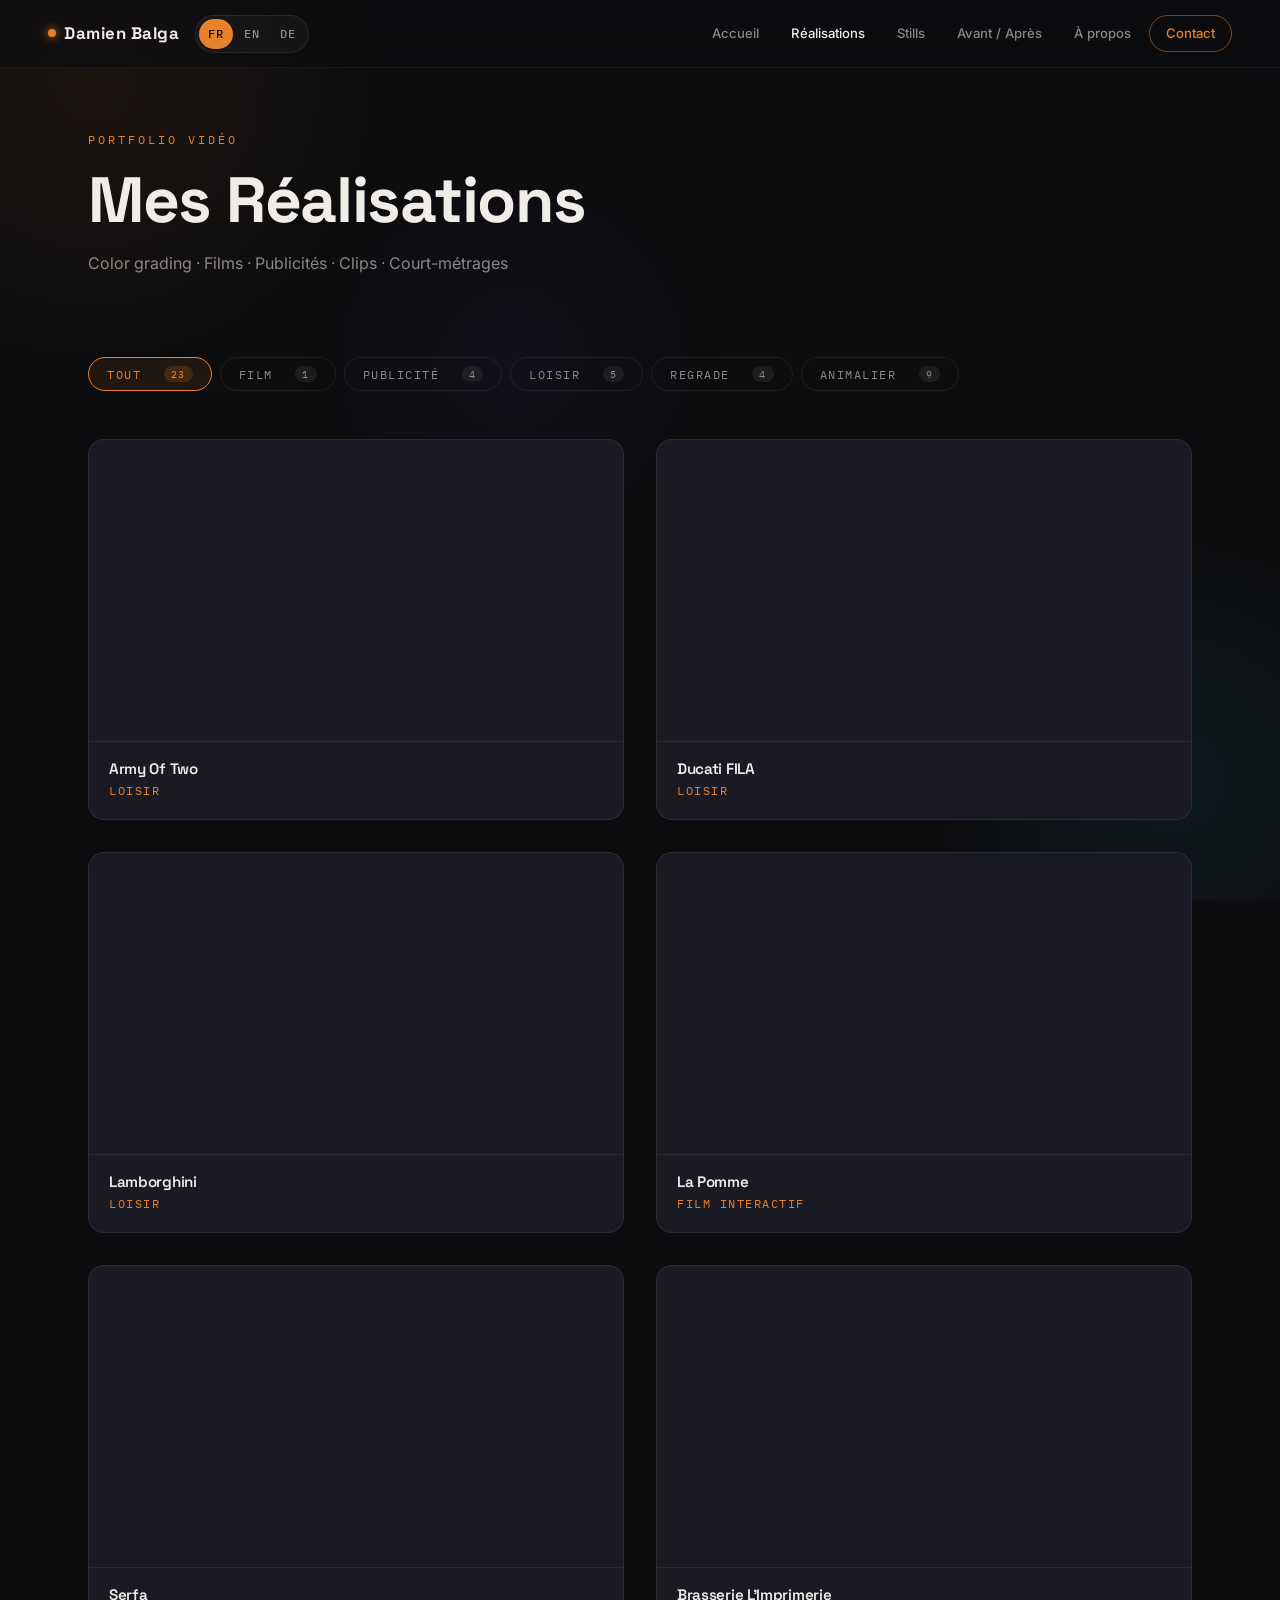
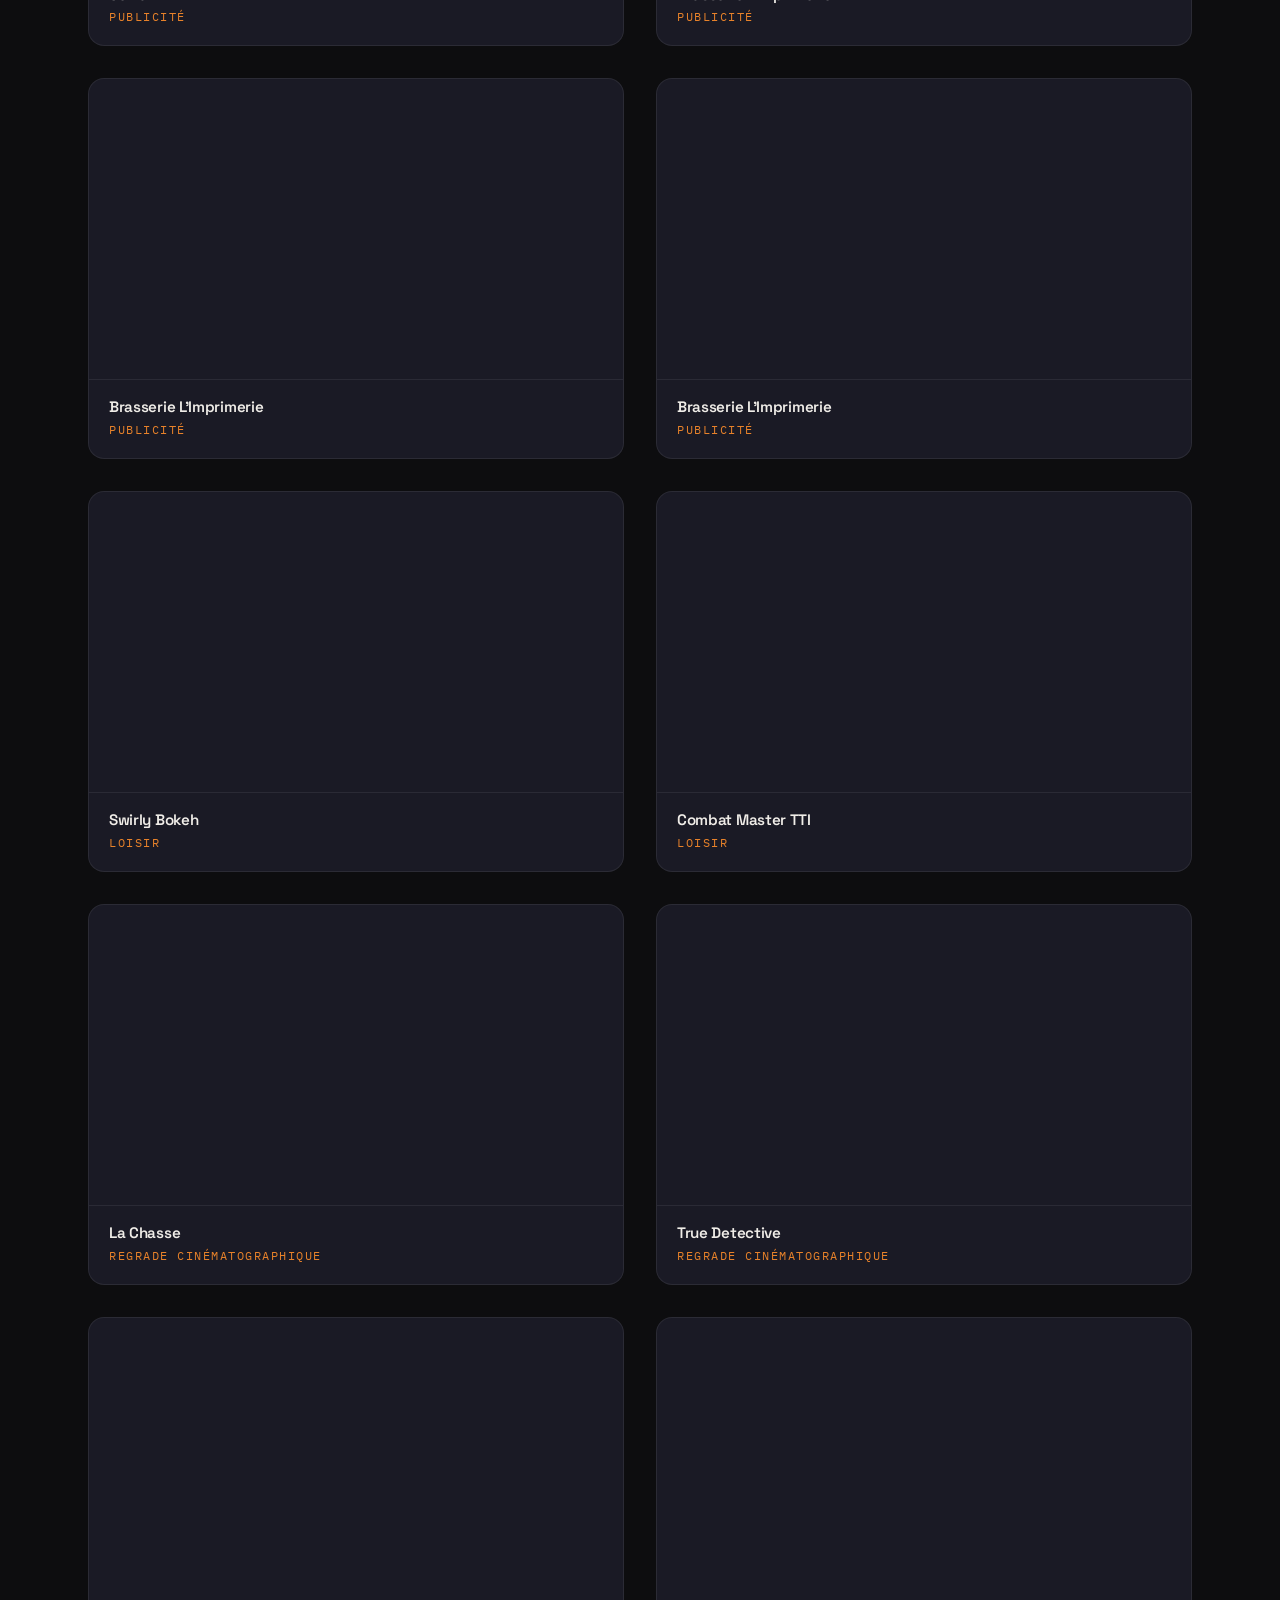
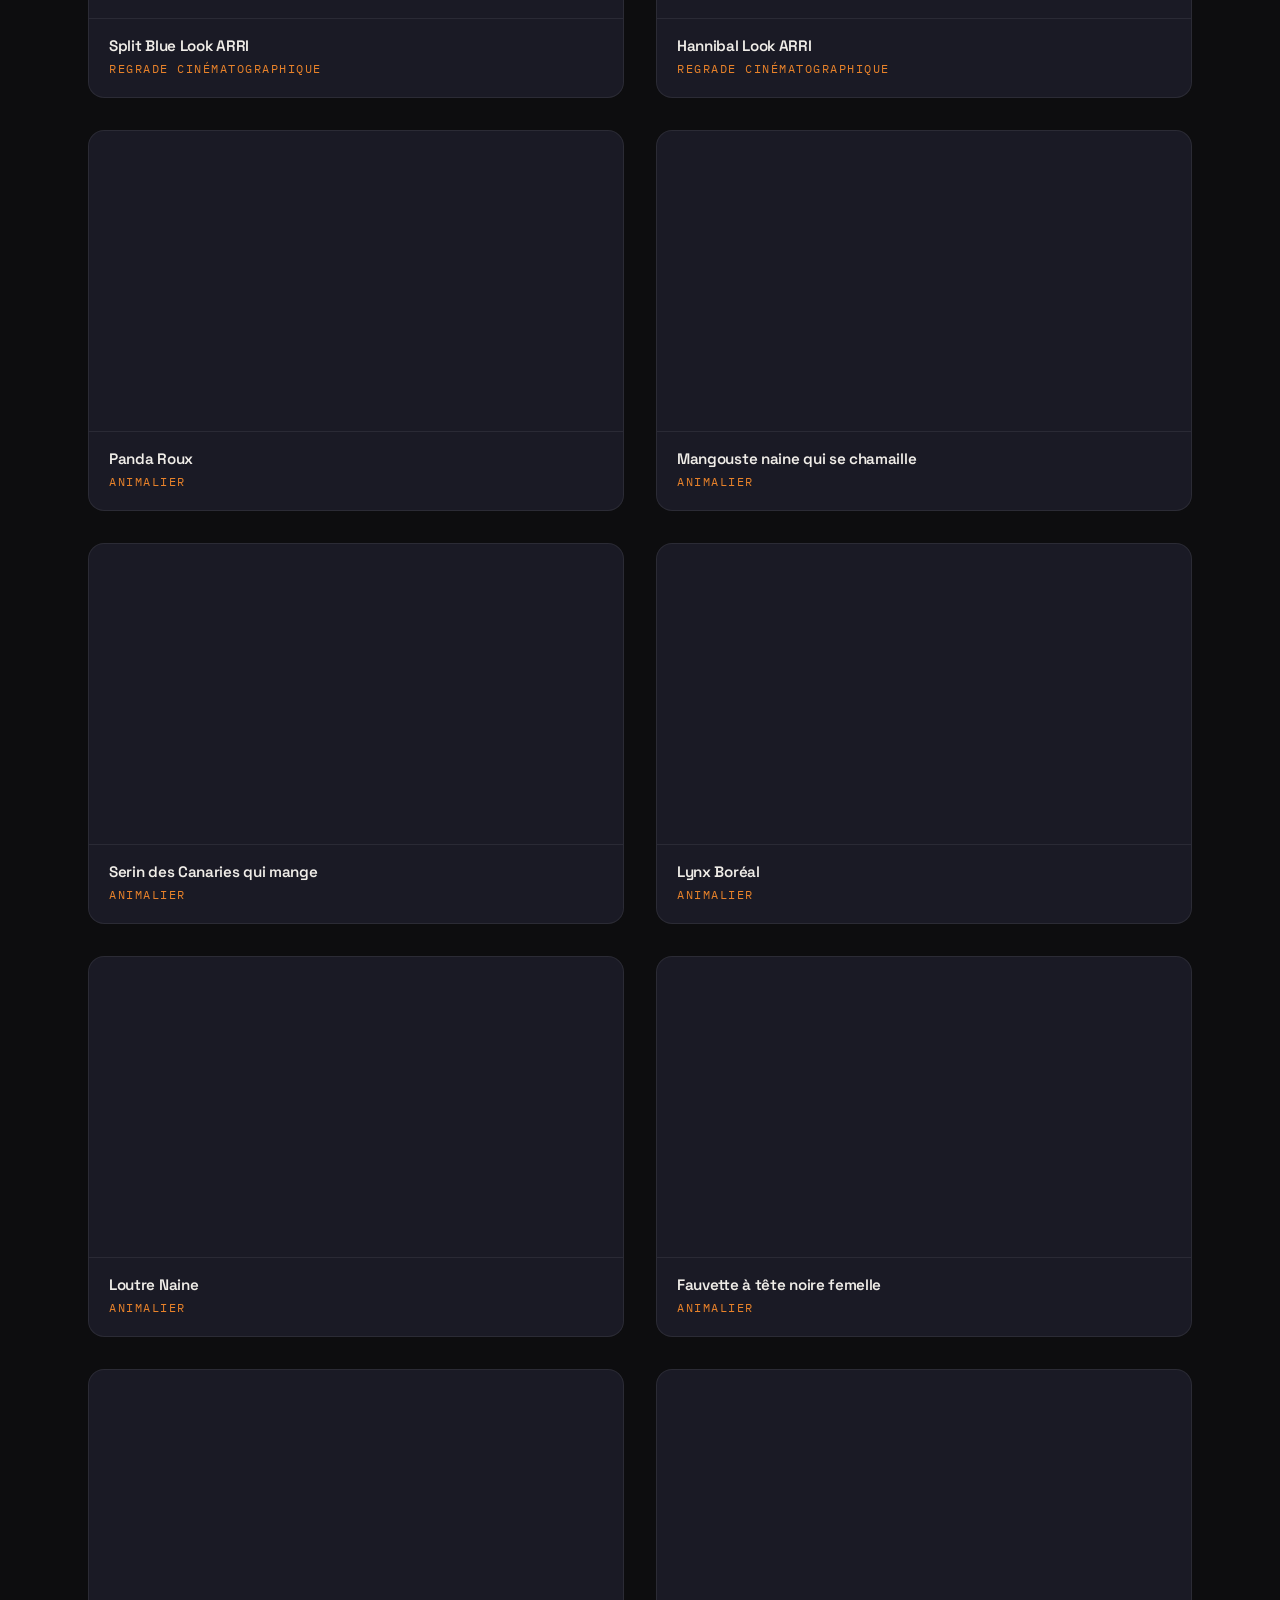
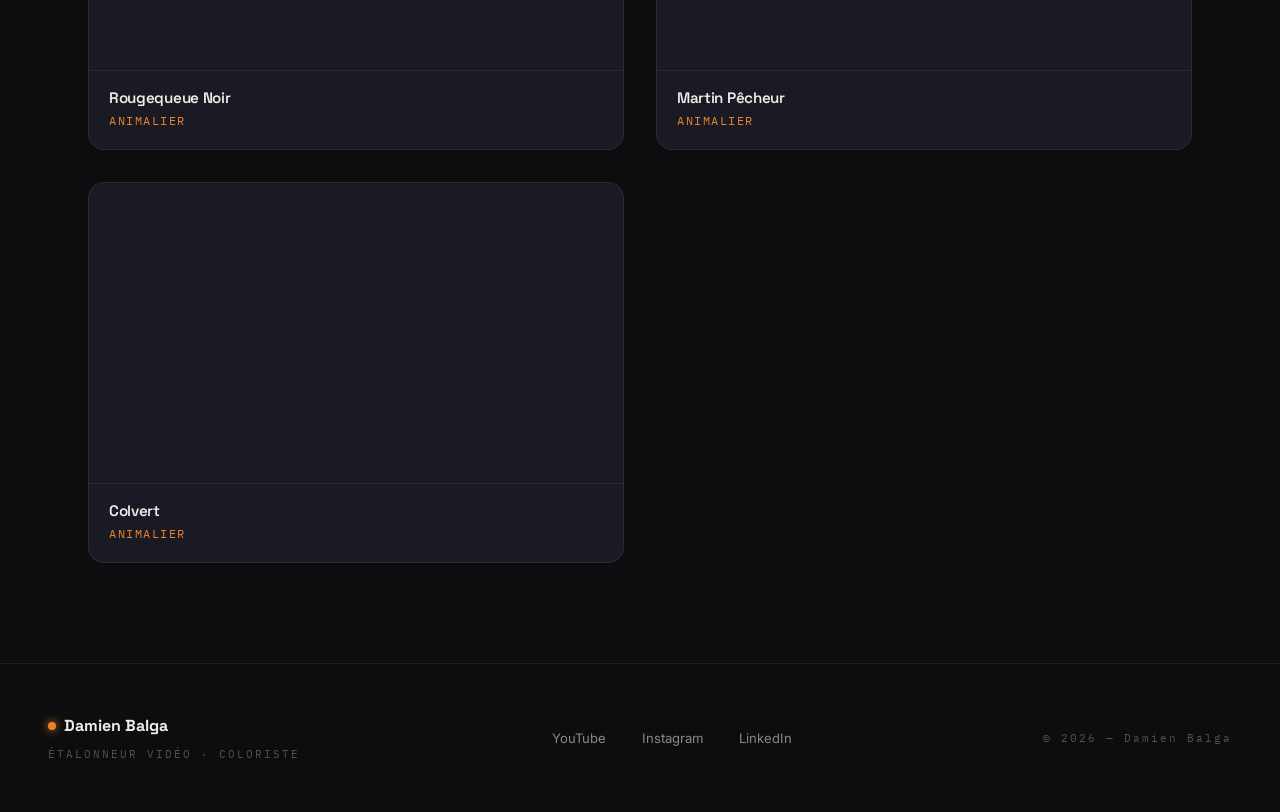
<file: work.html>
<!DOCTYPE html>
<html lang="fr" data-i18n-title="work.title" data-i18n-desc="work.desc">
<head>
  <meta charset="UTF-8">
  <meta name="viewport" content="width=device-width, initial-scale=1.0">
  <title>Réalisations — Damien Balga · Colorist</title>
  <meta name="description" content="Projets de color grading de Damien Balga : films, clips, publicités, court-métrages.">

  <link rel="preconnect" href="https://fonts.googleapis.com">
  <link rel="preconnect" href="https://fonts.gstatic.com" crossorigin>
  <link href="https://fonts.googleapis.com/css2?family=Space+Grotesk:wght@400;500;600;700&family=Inter:wght@300;400;500&family=IBM+Plex+Mono:wght@300;400;500&display=swap" rel="stylesheet">
  <link rel="icon" type="image/svg+xml" href="img/favicon.svg">
  <link rel="stylesheet" href="css/style.css">

  <style>
    /* =============================================
       BARRE DE FILTRES
       Chaque bouton porte data-filter="xxx".
       La pastille .count affiche le nb de projets.
       ============================================= */
    .filter-bar {
      display: flex;
      align-items: center;
      gap: 8px;
      flex-wrap: wrap;
      margin-bottom: 48px;
    }

    .filter-btn {
      font-family: var(--font-mono);
      font-size: 0.72rem;
      letter-spacing: 1.5px;
      text-transform: uppercase;
      padding: 8px 18px;
      border-radius: var(--radius-xl);
      border: 1px solid var(--border);
      color: var(--dim);
      background: transparent;
      cursor: pointer;
      transition: all 0.22s ease;
      display: inline-flex;
      align-items: center;
      gap: 7px;
    }

    .filter-btn .count {
      background: rgba(240,237,232,0.07);
      border-radius: 20px;
      padding: 1px 7px;
      font-size: 0.65rem;
      transition: background 0.22s ease;
      min-width: 18px;
      text-align: center;
    }

    .filter-btn:hover {
      border-color: rgba(232,130,42,0.5);
      color: var(--white);
    }
    .filter-btn.active {
      border-color: var(--orange);
      color: var(--orange);
      background: rgba(232,130,42,0.09);
    }
    .filter-btn.active .count {
      background: rgba(232,130,42,0.18);
    }

    /* =============================================
       GRILLE + ANIMATIONS DE FILTRAGE
       .hidden  : transition opacity+scale (350ms)
       .removed : display:none après la transition
       ============================================= */
    .work-grid {
      display: grid;
      grid-template-columns: repeat(2, 1fr);
      gap: 32px;
      /* La grille ne "saute" pas pendant les transitions
         grâce au délai avant display:none             */
    }

    .work-item {
      transition: opacity 0.35s ease, transform 0.35s ease, box-shadow 0.3s ease;
    }
    .work-item:hover {
      transform: translateY(-4px);
      box-shadow: 0 20px 60px rgba(0,0,0,0.5);
    }

    /* Masqué visuellement mais toujours dans le flux */
    .work-item.is-hiding {
      opacity: 0;
      transform: scale(0.96);
      pointer-events: none;
    }
    /* Complètement sorti du flux */
    .work-item.is-hidden {
      display: none;
    }

    /* Message aucun résultat */
    .no-results {
      grid-column: 1 / -1;
      text-align: center;
      padding: 64px 20px;
      display: none;
    }
    .no-results.visible { display: block; }
    .no-results .no-res-icon { font-size: 2.5rem; margin-bottom: 16px; opacity: 0.4; }
    .no-results p {
      font-family: var(--font-mono);
      font-size: 0.8rem;
      color: var(--dimmer);
      letter-spacing: 2px;
      text-transform: uppercase;
    }

    @media (max-width: 768px) {
      .work-grid { grid-template-columns: 1fr; }
      .filter-bar { gap: 6px; }
      .filter-btn { font-size: 0.68rem; padding: 7px 13px; }
    }
  </style>
</head>
<body>

<div class="cinematic-bg" aria-hidden="true"><div class="cinematic-bg-c"></div></div>

<!-- INTRO -->
<div class="intro" aria-hidden="true">
  <div class="intro-scanline"></div>
  <div class="intro-content">
    <h1 data-i18n="work.intro.h1">Réalisations</h1>
    <p class="intro-sub">Damien Balga · Colorist</p>
  </div>
</div>

<!-- HEADER -->
<header>
  <div class="logo" role="button" tabindex="0">
    <div class="logo-dot" aria-hidden="true"></div>
    Damien Balga
  </div>
  <div class="lang-switch" role="group" aria-label="Langue" data-i18n-attr="aria-label:lang.group">
    <button type="button" class="lang-btn active" data-lang="fr" lang="fr" aria-pressed="true" aria-label="Français" title="Français">FR</button>
    <button type="button" class="lang-btn" data-lang="en" lang="en" aria-pressed="false" aria-label="English" title="English">EN</button>
    <button type="button" class="lang-btn" data-lang="de" lang="de" aria-pressed="false" aria-label="Deutsch" title="Deutsch">DE</button>
  </div>

  <button class="menu-toggle" data-i18n-attr="aria-label:menu.label" aria-label="Menu" aria-expanded="false">
    <span></span><span></span><span></span>
  </button>
  <nav>
    <a href="index.html" data-i18n="nav.home">Accueil</a>
    <a href="work.html" class="active" data-i18n="nav.work">Réalisations</a>
    <a href="stills.html" data-i18n="nav.stills">Stills</a>
    <a href="index.html#before" data-i18n="nav.ba">Avant / Après</a>
    <a href="index.html#about" data-i18n="nav.about">À propos</a>
    <a href="contact.html" class="nav-cta" data-i18n="nav.contact">Contact</a>
  </nav>
</header>

<!-- PAGE HERO -->
<div class="page-hero-section">
  <div class="fade-up">
    <span class="ph-eyebrow" data-i18n="work.eyebrow">Portfolio vidéo</span>
    <h1 data-i18n="work.h1">Mes Réalisations</h1>
    <p data-i18n="work.sub">Color grading · Films · Publicités · Clips · Court-métrages</p>
  </div>
</div>

<!-- ============================================================
     GRILLE VIDÉOS
     Chaque .work-item porte data-category="film|publicite|regrade|loisir"
     Le script en bas gère le filtrage animé.
     ============================================================ -->
<div class="work-grid-section">

  <!-- BARRE DE FILTRES -->
  <div class="filter-bar fade-up" role="group" aria-label="Filtrer par catégorie" data-i18n-attr="aria-label:work.filter.aria">
    <button class="filter-btn active" data-filter="all">
      <span data-i18n="work.f.all">Tout</span>&nbsp;<span class="count" id="cnt-all">0</span>
    </button>
    <button class="filter-btn" data-filter="film">
      <span data-i18n="work.f.film">Film</span>&nbsp;<span class="count" id="cnt-film">0</span>
    </button>
    <button class="filter-btn" data-filter="publicite">
      <span data-i18n="work.f.ad">Publicité</span>&nbsp;<span class="count" id="cnt-publicite">0</span>
    </button>
    <button class="filter-btn" data-filter="loisir">
      <span data-i18n="work.f.leisure">Loisir</span>&nbsp;<span class="count" id="cnt-loisir">0</span>
    </button>
    <button class="filter-btn" data-filter="regrade">
      <span data-i18n="work.f.regrade">Regrade</span>&nbsp;<span class="count" id="cnt-regrade">0</span>
    </button>
    <button class="filter-btn" data-filter="animalier">
      <span data-i18n="work.f.animalier">Animalier</span>&nbsp;<span class="count" id="cnt-animalier">0</span>
    </button>
  </div>

  <!-- GRILLE -->
  <div class="work-grid" id="workGrid">

    <!-- Message aucun résultat (masqué par défaut) -->
    <div class="no-results" id="noResults" aria-live="polite">
      <div class="no-res-icon">🎬</div>
      <p data-i18n="work.none">// Aucun projet dans cette catégorie</p>
    </div>


    <!-- ── FIRST ───────────────────────────────── -->
    <div class="work-item fade-up" data-category="loisir">
      <iframe
        src="https://player.vimeo.com/video/1206544537?autoplay=0&muted=1&title=0&byline=0"
        allow="autoplay; fullscreen; picture-in-picture" allowfullscreen
        loading="lazy" title="Army Of Two">
      </iframe>
      <div class="work-info">
        <h3>Army Of Two</h3>
        <p data-i18n="type.leisure">Loisir</p>
      </div>
    </div>
    
    <div class="work-item fade-up" data-category="loisir">
      <iframe
        src="https://player.vimeo.com/video/1194335809?autoplay=0&muted=1&title=0&byline=0"
        allow="autoplay; fullscreen; picture-in-picture" allowfullscreen
        loading="lazy" title="Ducati FILA">
      </iframe>
      <div class="work-info">
        <h3>Ducati FILA</h3>
        <p data-i18n="type.leisure">Loisir</p>
      </div>
    </div>

    <div class="work-item fade-up" data-category="loisir">
      <iframe
        src="https://player.vimeo.com/video/1194072778?autoplay=0&muted=1&title=0&byline=0"
        allow="autoplay; fullscreen; picture-in-picture" allowfullscreen
        loading="lazy" title="Lamborghini">
      </iframe>
      <div class="work-info">
        <h3>Lamborghini</h3>
        <p data-i18n="type.leisure">Loisir</p>
      </div>
    </div>

    <!-- ── FILM ─────────────────────────────────── -->
    <div class="work-item fade-up" data-category="film">
      <iframe
        src="https://player.vimeo.com/video/1191123928?autoplay=0&muted=1&title=0&byline=0"
        allow="autoplay; fullscreen; picture-in-picture" allowfullscreen
        loading="lazy" title="La Pomme">
      </iframe>
      <div class="work-info">
        <h3>La Pomme</h3>
        <p data-i18n="type.interactive">Film Interactif</p>
      </div>
    </div>

    <!-- ── PUBLICITÉ ────────────────────────────── -->
    <div class="work-item fade-up" data-category="publicite">
      <iframe
        src="https://player.vimeo.com/video/1191127946?autoplay=0&muted=1&title=0&byline=0"
        allow="autoplay; fullscreen; picture-in-picture" allowfullscreen
        loading="lazy" title="Serfa">
      </iframe>
      <div class="work-info">
        <h3>Serfa</h3>
        <p data-i18n="type.ad">Publicité</p>
      </div>
    </div>

    <div class="work-item fade-up" data-category="publicite">
      <iframe
        src="https://player.vimeo.com/video/1194082316?autoplay=0&muted=1&title=0&byline=0"
        allow="autoplay; fullscreen; picture-in-picture" allowfullscreen
        loading="lazy" title="Serfa">
      </iframe>
      <div class="work-info">
        <h3>Brasserie L'Imprimerie</h3>
        <p data-i18n="type.ad">Publicité</p>
      </div>
    </div>

    <div class="work-item fade-up" data-category="publicite">
      <iframe
        src="https://player.vimeo.com/video/1194082315?autoplay=0&muted=1&title=0&byline=0"
        allow="autoplay; fullscreen; picture-in-picture" allowfullscreen
        loading="lazy" title="Serfa">
      </iframe>
      <div class="work-info">
        <h3>Brasserie L'Imprimerie</h3>
        <p data-i18n="type.ad">Publicité</p>
      </div>
    </div>

    <div class="work-item fade-up" data-category="publicite">
      <iframe
        src="https://player.vimeo.com/video/1194082314?autoplay=0&muted=1&title=0&byline=0"
        allow="autoplay; fullscreen; picture-in-picture" allowfullscreen
        loading="lazy" title="Serfa">
      </iframe>
      <div class="work-info">
        <h3>Brasserie L'Imprimerie</h3>
        <p data-i18n="type.ad">Publicité</p>
      </div>
    </div>

    <!-- ── LOISIR ───────────────────────────────── -->

    <div class="work-item fade-up" data-category="loisir">
      <iframe
        src="https://player.vimeo.com/video/1191140957?autoplay=0&muted=1&title=0&byline=0"
        allow="autoplay; fullscreen; picture-in-picture" allowfullscreen
        loading="lazy" title="Swirly Bokeh">
      </iframe>
      <div class="work-info">
        <h3>Swirly Bokeh</h3>
        <p data-i18n="type.leisure">Loisir</p>
      </div>
    </div>

        <div class="work-item fade-up" data-category="loisir">
      <iframe
        src="https://player.vimeo.com/video/1182735096?autoplay=0&muted=1&title=0&byline=0"
        allow="autoplay; fullscreen; picture-in-picture" allowfullscreen
        loading="lazy" title="Combat Master TTI">
      </iframe>
      <div class="work-info">
        <h3>Combat Master TTI</h3>
        <p data-i18n="type.leisure">Loisir</p>
      </div>
    </div>

    <!-- ── REGRADE ──────────────────────────────── -->
    <div class="work-item fade-up" data-category="regrade">
      <iframe
        src="https://player.vimeo.com/video/1182735082?autoplay=0&muted=1&title=0&byline=0"
        allow="autoplay; fullscreen; picture-in-picture" allowfullscreen
        loading="lazy" title="La Chasse">
      </iframe>
      <div class="work-info">
        <h3>La Chasse</h3>
        <p data-i18n="type.regrade">Regrade cinématographique</p>
      </div>
    </div>

    <div class="work-item fade-up" data-category="regrade">
      <iframe
        src="https://player.vimeo.com/video/1205273780?autoplay=0&muted=1&title=0&byline=0"
        allow="autoplay; fullscreen; picture-in-picture" allowfullscreen
        loading="lazy" title="True Detective">
      </iframe>
      <div class="work-info">
        <h3>True Detective</h3>
        <p data-i18n="type.regrade">Regrade cinématographique</p>
      </div>
    </div>

    <div class="work-item fade-up" data-category="regrade">
      <iframe
        src="https://player.vimeo.com/video/1194122516?autoplay=0&muted=1&title=0&byline=0"
        allow="autoplay; fullscreen; picture-in-picture" allowfullscreen
        loading="lazy" title="La Chasse">
      </iframe>
      <div class="work-info">
        <h3>Split Blue Look ARRI</h3>
        <p data-i18n="type.regrade">Regrade cinématographique</p>
      </div>
    </div>

    <div class="work-item fade-up" data-category="regrade">
      <iframe
        src="https://player.vimeo.com/video/1194123737?autoplay=0&muted=1&title=0&byline=0"
        allow="autoplay; fullscreen; picture-in-picture" allowfullscreen
        loading="lazy" title="La Chasse">
      </iframe>
      <div class="work-info">
        <h3>Hannibal Look ARRI</h3>
        <p data-i18n="type.regrade">Regrade cinématographique</p>
      </div>
    </div>


    <!-- ── ANIMALIER (YouTube) ───────────────────── -->
    <div class="work-item fade-up" data-category="animalier">
      <iframe
        src="https://www.youtube.com/embed/8PMYLclYIkM"
        title="Panda Roux"
        loading="lazy"
        allow="accelerometer; autoplay; clipboard-write; encrypted-media; gyroscope; picture-in-picture; web-share"
        referrerpolicy="strict-origin-when-cross-origin"
        allowfullscreen>
      </iframe>
      <div class="work-info">
        <h3>Panda Roux</h3>
        <p data-i18n="type.wildlife">Animalier</p>
      </div>
    </div>
    <div class="work-item fade-up" data-category="animalier">
      <iframe
        src="https://www.youtube.com/embed/t1RJhM52eE4"
        title="Mangouste naine qui se chamaille"
        loading="lazy"
        allow="accelerometer; autoplay; clipboard-write; encrypted-media; gyroscope; picture-in-picture; web-share"
        referrerpolicy="strict-origin-when-cross-origin"
        allowfullscreen>
      </iframe>
      <div class="work-info">
        <h3>Mangouste naine qui se chamaille</h3>
        <p data-i18n="type.wildlife">Animalier</p>
      </div>
    </div>
    <div class="work-item fade-up" data-category="animalier">
      <iframe
        src="https://www.youtube.com/embed/J5mCvtMPABY"
        title="Serin des Canaries qui mange"
        loading="lazy"
        allow="accelerometer; autoplay; clipboard-write; encrypted-media; gyroscope; picture-in-picture; web-share"
        referrerpolicy="strict-origin-when-cross-origin"
        allowfullscreen>
      </iframe>
      <div class="work-info">
        <h3>Serin des Canaries qui mange</h3>
        <p data-i18n="type.wildlife">Animalier</p>
      </div>
    </div>
    <div class="work-item fade-up" data-category="animalier">
      <iframe
        src="https://www.youtube.com/embed/P-Pjh-xJbHA"
        title="Lynx Boréal"
        loading="lazy"
        allow="accelerometer; autoplay; clipboard-write; encrypted-media; gyroscope; picture-in-picture; web-share"
        referrerpolicy="strict-origin-when-cross-origin"
        allowfullscreen>
      </iframe>
      <div class="work-info">
        <h3>Lynx Boréal</h3>
        <p data-i18n="type.wildlife">Animalier</p>
      </div>
    </div>
    <div class="work-item fade-up" data-category="animalier">
      <iframe
        src="https://www.youtube.com/embed/wlmh8d6By48"
        title="Loutre Naine"
        loading="lazy"
        allow="accelerometer; autoplay; clipboard-write; encrypted-media; gyroscope; picture-in-picture; web-share"
        referrerpolicy="strict-origin-when-cross-origin"
        allowfullscreen>
      </iframe>
      <div class="work-info">
        <h3>Loutre Naine</h3>
        <p data-i18n="type.wildlife">Animalier</p>
      </div>
    </div>
    <div class="work-item fade-up" data-category="animalier">
      <iframe
        src="https://www.youtube.com/embed/opJ5KAMYfMc"
        title="Fauvette à tête noire femelle"
        loading="lazy"
        allow="accelerometer; autoplay; clipboard-write; encrypted-media; gyroscope; picture-in-picture; web-share"
        referrerpolicy="strict-origin-when-cross-origin"
        allowfullscreen>
      </iframe>
      <div class="work-info">
        <h3>Fauvette à tête noire femelle</h3>
        <p data-i18n="type.wildlife">Animalier</p>
      </div>
    </div>
    <div class="work-item fade-up" data-category="animalier">
      <iframe
        src="https://www.youtube.com/embed/VVj7Xp8Wu74"
        title="Rougequeue Noir"
        loading="lazy"
        allow="accelerometer; autoplay; clipboard-write; encrypted-media; gyroscope; picture-in-picture; web-share"
        referrerpolicy="strict-origin-when-cross-origin"
        allowfullscreen>
      </iframe>
      <div class="work-info">
        <h3>Rougequeue Noir</h3>
        <p data-i18n="type.wildlife">Animalier</p>
      </div>
    </div>
    <div class="work-item fade-up" data-category="animalier">
      <iframe
        src="https://www.youtube.com/embed/5cDvUrfC978"
        title="Martin Pêcheur"
        loading="lazy"
        allow="accelerometer; autoplay; clipboard-write; encrypted-media; gyroscope; picture-in-picture; web-share"
        referrerpolicy="strict-origin-when-cross-origin"
        allowfullscreen>
      </iframe>
      <div class="work-info">
        <h3>Martin Pêcheur</h3>
        <p data-i18n="type.wildlife">Animalier</p>
      </div>
    </div>
    <div class="work-item fade-up" data-category="animalier">
      <iframe
        src="https://www.youtube.com/embed/nm7ufa0LR58"
        title="Colvert"
        loading="lazy"
        allow="accelerometer; autoplay; clipboard-write; encrypted-media; gyroscope; picture-in-picture; web-share"
        referrerpolicy="strict-origin-when-cross-origin"
        allowfullscreen>
      </iframe>
      <div class="work-info">
        <h3>Colvert</h3>
        <p data-i18n="type.wildlife">Animalier</p>
      </div>
    </div>

  </div><!-- /#workGrid -->
</div><!-- /.work-grid-section -->

<!-- FOOTER -->
<footer>
  <div class="footer-left">
    <div class="footer-logo">
      <div style="width:8px;height:8px;border-radius:50%;background:var(--orange);box-shadow:0 0 8px var(--orange);flex-shrink:0;"></div>
      Damien Balga
    </div>
    <p data-i18n="footer.role">Étalonneur Vidéo · Coloriste</p>
  </div>
  <div class="footer-links">
    <a href="https://www.youtube.com/@damienbalga" target="_blank" rel="noopener">YouTube</a>
    <a href="https://www.instagram.com/damien.balga/" target="_blank" rel="noopener">Instagram</a>
    <a href="https://www.linkedin.com/in/damien-balga-étudiant-création-numérique-colorimétrie-cinéma-montage-graphisme/" target="_blank" rel="noopener">LinkedIn</a>
  </div>
  <div class="footer-right">© 2026 — Damien Balga</div>
</footer>

<script src="js/i18n.js"></script>
<script src="js/main.js"></script>
<script>
/* =============================================
   FILTRES RÉALISATIONS
   ─────────────────────────────────────────────
   Architecture :
   • Chaque vidéo a data-category="film|publicite|regrade|loisir"
   • Les boutons ont data-filter="all|film|publicite|regrade|loisir"
   • filterItems(cat) :
       – ajoute .is-hiding (opacity:0 + scale) sur les items à cacher
       – après 350ms (durée transition CSS) : ajoute .is-hidden (display:none)
       – sur les items à montrer : retire .is-hidden, force reflow, retire .is-hiding
   • Les compteurs sont calculés une fois au chargement.
   ============================================= */
(function initFilters() {

  const TRANSITION_MS = 350;

  const allItems = Array.from(document.querySelectorAll('.work-item[data-category]'));
  const buttons  = document.querySelectorAll('.filter-btn[data-filter]');
  const noRes    = document.getElementById('noResults');

  // ── Calcule les compteurs ──────────────────────────
  const counts = { all: allItems.length };
  allItems.forEach(item => {
    const c = item.dataset.category;
    counts[c] = (counts[c] || 0) + 1;
  });

  // Injecte les compteurs dans les boutons
  buttons.forEach(btn => {
    const f   = btn.dataset.filter;
    const el  = document.getElementById('cnt-' + f);
    if (el) el.textContent = counts[f] !== undefined ? counts[f] : 0;
  });

  // ── Filtre principal ──────────────────────────────
  let currentFilter = 'all';
  let hideTimers    = []; // garde les setTimeout pour les annuler si filtre change vite

  function filterItems(filter) {
    currentFilter = filter;

    // Annule les timers précédents
    hideTimers.forEach(t => clearTimeout(t));
    hideTimers = [];

    let visible = 0;

    allItems.forEach(item => {
      const match = filter === 'all' || item.dataset.category === filter;

      if (match) {
        // ── Afficher ──
        // 1. Sortir de display:none
        item.classList.remove('is-hidden');
        // 2. Forcer reflow pour activer la transition
        void item.offsetWidth;
        // 3. Déclencher l'animation d'apparition
        item.classList.remove('is-hiding');
        visible++;
      } else {
        // ── Masquer ──
        // 1. Déclencher l'animation de disparition
        item.classList.add('is-hiding');
        // 2. Après la transition, sortir du flux
        const t = setTimeout(() => {
          if (item.classList.contains('is-hiding')) {
            item.classList.add('is-hidden');
          }
        }, TRANSITION_MS);
        hideTimers.push(t);
      }
    });

    // Message aucun résultat
    noRes.classList.toggle('visible', visible === 0);
  }

  // ── Écouteurs boutons ─────────────────────────────
  buttons.forEach(btn => {
    btn.addEventListener('click', () => {
      buttons.forEach(b => b.classList.remove('active'));
      btn.classList.add('active');
      filterItems(btn.dataset.filter);
    });
  });

  // ── Init : tout afficher ──────────────────────────
  filterItems('all');

})();
</script>
</body>
</html>
</file>
<file: css/style.css>
/* =============================================
   RESET & BASE
   ============================================= */
*, *::before, *::after { margin: 0; padding: 0; box-sizing: border-box; }
html { scroll-behavior: smooth; font-size: 16px; }

/* =============================================
   VARIABLES – Palette Étalonnage Vidéo
   Fond très sombre (quasi-noir chaud),
   orange/ambre comme accent primaire (évoque
   les LUTs cinéma, la chaleur d'une scène),
   cyan froid comme accent secondaire (grade
   teal & orange iconique), gris ardoise pour
   les surfaces intermédiaires.
   ============================================= */
:root {
  --bg:          #0d0d0f;       /* fond principal – noir chaud */
  --bg-2:        #13131a;       /* fond légèrement surélevé */
  --bg-3:        #1a1a25;       /* cartes / blocs */
  --bg-4:        #222233;       /* hover / borders */

  --orange:      #e8822a;       /* accent primaire – chaud cinéma */
  --orange-dark: #c0621a;
  --orange-glow: rgba(232,130,42,0.18);

  --cyan:        #2ac4e8;       /* accent secondaire – froid grade */
  --cyan-dark:   #1a9abd;
  --cyan-glow:   rgba(42,196,232,0.12);

  --white:       #f0ede8;       /* blanc légèrement chaud */
  --dim:         rgba(240,237,232,0.55);
  --dimmer:      rgba(240,237,232,0.3);
  --border:      rgba(240,237,232,0.08);
  --border-soft: rgba(240,237,232,0.05);

  --radius-sm:   8px;
  --radius-md:   16px;
  --radius-lg:   24px;
  --radius-xl:   40px;

  --font-display: 'Space Grotesk', sans-serif;
  --font-body:    'Inter', sans-serif;
  --font-mono:    'IBM Plex Mono', monospace;

  --shadow:      0 20px 60px rgba(0,0,0,0.6);
  --shadow-orange: 0 8px 40px rgba(232,130,42,0.25);
  --shadow-cyan:   0 8px 40px rgba(42,196,232,0.2);
}

/* =============================================
   TYPOGRAPHIE
   Space Grotesk : titres (techno, cinéma)
   Inter         : corps de texte (lisibilité)
   IBM Plex Mono : labels / badges (code / data)
   ============================================= */
body {
  font-family: var(--font-body);
  background: var(--bg);
  color: var(--white);
  overflow-x: hidden;
  line-height: 1.7;
}

h1, h2, h3 {
  font-family: var(--font-display);
  line-height: 1.15;
  letter-spacing: -0.02em;
}
h1 { font-size: clamp(2.4rem, 5vw, 4.2rem); font-weight: 700; }
h2 { font-size: clamp(1.8rem, 3.5vw, 2.8rem); font-weight: 600; }
h3 { font-size: clamp(1.1rem, 2vw, 1.4rem); font-weight: 600; }

p { font-size: 1rem; line-height: 1.75; }
a { text-decoration: none; color: inherit; }
img { max-width: 100%; height: auto; display: block; }

/* =============================================
   FOND ANIMÉ CINÉMATIQUE
   Trois gradients radiaux mouvants qui évoquent
   les corrections de couleur teal/orange/violet
   ============================================= */
.cinematic-bg {
  position: fixed; inset: 0; z-index: -1; pointer-events: none; overflow: hidden;
}
.cinematic-bg::before {
  content: '';
  position: absolute; top: -30%; left: -20%;
  width: 700px; height: 700px;
  background: radial-gradient(circle, rgba(232,130,42,0.07) 0%, transparent 60%);
  border-radius: 50%;
  animation: drift-a 20s ease-in-out infinite alternate;
}
.cinematic-bg::after {
  content: '';
  position: absolute; bottom: -20%; right: -15%;
  width: 600px; height: 600px;
  background: radial-gradient(circle, rgba(42,196,232,0.07) 0%, transparent 60%);
  border-radius: 50%;
  animation: drift-b 25s ease-in-out infinite alternate-reverse;
}
.cinematic-bg-c {
  position: absolute; top: 40%; left: 40%;
  width: 500px; height: 500px;
  background: radial-gradient(circle, rgba(100,60,200,0.05) 0%, transparent 60%);
  border-radius: 50%;
  animation: drift-c 30s ease-in-out infinite alternate;
  transform: translate(-50%, -50%);
}
@keyframes drift-a { from { transform: translate(0,0) scale(1); } to { transform: translate(60px,40px) scale(1.12); } }
@keyframes drift-b { from { transform: translate(0,0) scale(1); } to { transform: translate(-50px,-30px) scale(1.08); } }
@keyframes drift-c { from { transform: translate(-50%,-50%) scale(1); } to { transform: translate(-45%,-55%) scale(1.15); } }

/* =============================================
   ÉCRAN D'INTRO (style scan cinéma)
   ============================================= */
.intro {
  position: fixed; inset: 0;
  background: var(--bg);
  display: flex; justify-content: center; align-items: center;
  z-index: 9999;
  animation: introOut 3.2s ease forwards;
}
.intro-content { text-align: center; padding: 0 20px; }

.intro-content h1 {
  font-family: var(--font-display);
  font-size: clamp(1.6rem, 5vw, 2.8rem);
  font-weight: 700;
  letter-spacing: 6px;
  text-transform: uppercase;
  color: var(--white);
  opacity: 0;
  animation: flicker 2.2s ease forwards;
}
.intro-content .intro-sub {
  font-family: var(--font-mono);
  font-size: 0.8rem;
  letter-spacing: 4px;
  color: var(--orange);
  text-transform: uppercase;
  opacity: 0;
  margin-top: 12px;
  animation: fadeSlideUp 0.8s ease 1.2s forwards;
}
/* Ligne de scan horizontale */
.intro-scanline {
  position: absolute; left: 0; right: 0; height: 2px;
  background: linear-gradient(90deg, transparent, var(--orange), transparent);
  opacity: 0;
  animation: scan 2s ease 0.5s forwards;
}
@keyframes scan {
  0%   { top: 0%;   opacity: 0.7; }
  100% { top: 100%; opacity: 0; }
}
@keyframes flicker {
  0%   { opacity: 0; }
  8%   { opacity: 1; }
  10%  { opacity: 0.1; }
  14%  { opacity: 1; }
  22%  { opacity: 0.5; }
  30%  { opacity: 1; }
  100% { opacity: 1; }
}
@keyframes fadeSlideUp {
  from { opacity: 0; transform: translateY(8px); }
  to   { opacity: 0.9; transform: translateY(0); }
}
@keyframes introOut {
  0%, 75%  { opacity: 1; pointer-events: all; }
  100%     { opacity: 0; pointer-events: none; visibility: hidden; }
}

/* =============================================
   HEADER (Modifié pour le Menu Burger)
   ============================================= */
header {
  position: fixed; top: 0; left: 0; right: 0;
  z-index: 1000;
  display: flex; align-items: center; justify-content: space-between;
  padding: 0 48px; height: 68px;
  background: rgba(13,13,15,0.6);
  backdrop-filter: blur(16px);
  border-bottom: 1px solid var(--border-soft);
  transition: background 0.3s ease, border-color 0.3s ease;
}

header.solid {
  background: rgba(13,13,15,0.95);
  border-bottom-color: var(--border);
}

.logo {
  font-family: var(--font-display);
  font-size: 1.05rem;
  font-weight: 700;
  letter-spacing: 0.5px;
  cursor: pointer;
  color: var(--white);
  display: flex; align-items: center; gap: 8px;
  z-index: 1101; /* Reste au-dessus du menu */
}

.logo .logo-dot {
  width: 8px; height: 8px;
  border-radius: 50%;
  background: var(--orange);
  box-shadow: 0 0 10px var(--orange);
}

/* Navigation Desktop */
nav { display: flex; align-items: center; gap: 4px; }

nav a {
  font-size: 0.82rem;
  font-weight: 500;
  font-family: var(--font-body);
  color: var(--dim);
  padding: 6px 14px;
  border-radius: var(--radius-xl);
  transition: all 0.2s ease;
  white-space: nowrap;
}
nav a:hover { color: var(--white); background: rgba(255,255,255,0.06); }
nav a.active { color: var(--white); }
nav a.nav-cta {
  border: 1px solid rgba(232,130,42,0.5);
  color: var(--orange);
  padding: 6px 16px;
}

/* BOUTON HAMBURGER (Base) */
.menu-toggle {
  display: none; /* Caché par défaut sur Desktop */
  flex-direction: column;
  justify-content: center;
  align-items: center;
  gap: 5px;
  width: 40px;
  height: 40px;
  cursor: pointer;
  position: relative;
  z-index: 1100;
  background: none;
  border: none;
  padding: 0;
}

.menu-toggle span {
  display: block;
  width: 22px;
  height: 2px;
  background: var(--white);
  border-radius: 2px;
  transition: all 0.3s ease;
}

/* Animation vers Croix */
.menu-toggle.active span:nth-child(1) { transform: translateY(7px) rotate(45deg); }
.menu-toggle.active span:nth-child(2) { opacity: 0; }
.menu-toggle.active span:nth-child(3) { transform: translateY(-7px) rotate(-45deg); }

/* =============================================
   RESPONSIVE (Modifié pour forcer l'affichage)
   ============================================= */
@media (max-width: 768px) {
  header { padding: 0 20px; }

  /* On force l'affichage du bouton */
  .menu-toggle { 
    display: flex !important; 
  }

  /* Navigation Mobile Overlay */
  nav {
    position: fixed;
    top: 0; /* Changé de 68px à 0 pour couvrir l'écran proprement */
    left: 0;
    width: 100%;
    height: 100vh;
    background: var(--bg); /* Fond opaque pour plus de clarté */
    flex-direction: column;
    justify-content: center;
    align-items: center;
    gap: 20px;
    z-index: 1090;
    opacity: 0;
    visibility: hidden;
    transition: all 0.4s cubic-bezier(0.4, 0, 0.2, 1);
  }

  nav.open {
    opacity: 1;
    visibility: visible;
    pointer-events: all;
    padding-bottom: 20vh;
  }

  nav a {
    font-size: 1.5rem; /* Plus grand pour mobile */
    font-family: var(--font-display);
    font-weight: 600;
    color: var(--white);
  }
  
  nav a.nav-cta {
    border-color: var(--orange);
    padding: 12px 40px;
  }
}
/* =============================================
   BOUTONS
   ============================================= */
.btn {
  display: inline-flex; align-items: center; gap: 8px;
  padding: 13px 28px;
  border-radius: var(--radius-sm);
  font-family: var(--font-display);
  font-size: 0.88rem;
  font-weight: 600;
  letter-spacing: 0.3px;
  cursor: pointer; border: none;
  text-decoration: none;
  transition: all 0.25s ease;
}
.btn-primary {
  background: var(--orange);
  color: var(--bg);
  box-shadow: var(--shadow-orange);
}
.btn-primary:hover {
  background: #f0922e;
  transform: translateY(-2px);
  box-shadow: 0 12px 40px rgba(232,130,42,0.4);
}
.btn-secondary {
  background: transparent;
  color: var(--white);
  border: 1px solid var(--border);
}
.btn-secondary:hover {
  border-color: rgba(255,255,255,0.3);
  background: rgba(255,255,255,0.05);
  transform: translateY(-2px);
}
.btn-cyan {
  background: transparent;
  color: var(--cyan);
  border: 1px solid rgba(42,196,232,0.4);
}
.btn-cyan:hover {
  background: var(--cyan);
  color: var(--bg);
  box-shadow: var(--shadow-cyan);
}

/* =============================================
   HERO
   ============================================= */
.hero {
  min-height: 100vh;
  display: flex; align-items: center;
  padding: 100px 80px 80px;
  gap: 80px;
  max-width: 1300px;
  margin: 0 auto;
}
.hero-left { flex: 1; max-width: 640px; }

/* Badge mono */
.hero-badge {
  display: inline-flex; align-items: center; gap: 10px;
  background: rgba(232,130,42,0.08);
  border: 1px solid rgba(232,130,42,0.25);
  padding: 6px 16px;
  border-radius: var(--radius-xl);
  margin-bottom: 24px;
}
.hero-badge span {
  font-family: var(--font-mono);
  font-size: 0.72rem;
  color: var(--orange);
  letter-spacing: 2px;
  text-transform: uppercase;
}
.hero-badge::before {
  content: '';
  width: 6px; height: 6px;
  border-radius: 50%;
  background: var(--orange);
  box-shadow: 0 0 8px var(--orange);
  animation: pulse-orange 2s infinite;
}
@keyframes pulse-orange {
  0%, 100% { box-shadow: 0 0 6px var(--orange); }
  50%       { box-shadow: 0 0 14px var(--orange); }
}

.hero-left h1 {
  color: var(--white);
  margin-bottom: 12px;
}
.hero-left h1 .accent-orange { color: var(--orange); }
.hero-left h1 .accent-cyan   { color: var(--cyan); }

.hero-tagline {
  font-family: var(--font-mono);
  font-size: 0.9rem;
  color: var(--dim);
  margin-bottom: 24px;
  letter-spacing: 1px;
}

.hero-desc {
  color: var(--dim);
  font-size: 1.05rem;
  max-width: 520px;
  margin-bottom: 40px;
  line-height: 1.8;
}

.hero-actions { display: flex; gap: 14px; flex-wrap: wrap; margin-bottom: 48px; }

/* Stats rapides */
.hero-stats {
  display: flex; gap: 36px; flex-wrap: wrap;
  padding-top: 32px;
  border-top: 1px solid var(--border);
}
.stat-item { text-align: left; }
.stat-num {
  font-family: var(--font-display);
  font-size: 2rem;
  font-weight: 700;
  color: var(--orange);
  display: block;
  line-height: 1;
  margin-bottom: 4px;
}
.stat-label {
  font-size: 0.75rem;
  color: var(--dimmer);
  text-transform: uppercase;
  letter-spacing: 1.5px;
  font-family: var(--font-mono);
}

/* Portrait hero */
.hero-right { flex-shrink: 0; position: relative; }

.portrait-wrap {
  position: relative;
  width: 340px;
}

/* Cadre lumineux style écran */
.portrait-frame {
  margin: 0 auto;
  width: 340px; height: 440px;
  border-radius: var(--radius-lg);
  overflow: hidden;
  position: relative;
  border: 1px solid rgba(232,130,42,0.2);
  box-shadow:
    0 0 0 1px rgba(232,130,42,0.08),
    0 40px 100px rgba(0,0,0,0.7),
    0 0 60px rgba(232,130,42,0.08);
  animation: float-portrait 7s ease-in-out infinite;
}
@keyframes float-portrait {
  0%, 100% { transform: translateY(0); }
  50%       { transform: translateY(-10px); }
}

.portrait-frame img {
  width: 100%; height: 100%;
  object-fit: cover;
  object-position: center top;
  display: block;
}

/* Overlay teal/orange sur le portrait */
.portrait-frame::after {
  content: '';
  position: absolute; inset: 0;
  background: linear-gradient(
    180deg,
    rgba(232,130,42,0.04) 0%,
    transparent 40%,
    rgba(42,196,232,0.06) 100%
  );
  pointer-events: none;
}

/* Badge flottant */
.portrait-badge {
  position: absolute; bottom: -16px; right: -16px;
  background: var(--bg-3);
  border: 1px solid var(--border);
  border-radius: var(--radius-md);
  padding: 14px 18px;
  backdrop-filter: blur(12px);
  box-shadow: var(--shadow);
}
.portrait-badge .pb-label {
  font-family: var(--font-mono);
  font-size: 0.65rem;
  color: var(--dimmer);
  letter-spacing: 2px;
  text-transform: uppercase;
  display: block;
  margin-bottom: 4px;
}
.portrait-badge .pb-value {
  font-family: var(--font-display);
  font-size: 0.9rem;
  font-weight: 600;
  color: var(--cyan);
}

/* =============================================
   SECTIONS COMMUNES
   ============================================= */
.section-inner {
  max-width: 1200px; margin: 0 auto; padding: 100px 48px;
}

.section-header { text-align: center; margin-bottom: 64px; }

.section-eyebrow {
  font-family: var(--font-mono);
  font-size: 0.72rem;
  letter-spacing: 3px;
  text-transform: uppercase;
  color: var(--orange);
  display: block;
  margin-bottom: 14px;
}

.section-header h2 { color: var(--white); margin-bottom: 14px; }
.section-header p  { color: var(--dim);   max-width: 520px; margin: 0 auto; }

/* Divider */
.divider {
  display: flex; align-items: center; justify-content: center;
  gap: 12px; margin: 14px auto 0; max-width: 200px;
}
.divider::before, .divider::after {
  content: ''; flex: 1; height: 1px;
  background: linear-gradient(90deg, transparent, var(--border));
}
.divider .d-dot {
  width: 6px; height: 6px; border-radius: 50%;
  background: var(--orange);
  box-shadow: 0 0 8px var(--orange);
}

/* =============================================
   AVANT / APRÈS (compare slider)
   ============================================= */
.showcase { background: var(--bg-2); }

.compare-grid {
  display: grid;
  grid-template-columns: repeat(auto-fit, minmax(340px, 1fr));
  gap: 40px;
}

.compare {
  position: relative;
  width: 100%;
  aspect-ratio: 16/9;
  overflow: hidden;
  border-radius: var(--radius-md);
  cursor: ew-resize;
  border: 1px solid var(--border);
  box-shadow: var(--shadow);
}

.compare img {
  position: absolute; width: 100%; height: 100%; object-fit: cover;
}
.img-after { clip-path: inset(0 50% 0 0); transition: clip-path 0.05s linear; }

.slider-line {
  position: absolute; top: 0; left: 50%;
  width: 2px; height: 100%;
  background: rgba(255,255,255,0.7);
  pointer-events: none; z-index: 2;
}
.slider-handle {
  position: absolute; top: 50%; left: 50%;
  transform: translate(-50%, -50%);
  width: 36px; height: 36px;
  border-radius: 50%;
  background: var(--white);
  border: 2px solid rgba(0,0,0,0.2);
  display: flex; align-items: center; justify-content: center;
  z-index: 3; pointer-events: none;
  box-shadow: 0 2px 12px rgba(0,0,0,0.4);
}
.slider-handle svg { width: 16px; height: 16px; color: var(--bg); }

.compare-label {
  position: absolute; bottom: 12px;
  font-family: var(--font-mono);
  font-size: 0.68rem;
  letter-spacing: 2px;
  text-transform: uppercase;
  padding: 4px 10px;
  background: rgba(0,0,0,0.6);
  border-radius: 4px;
  z-index: 4;
  backdrop-filter: blur(4px);
}
.compare-label.before-lbl { left: 14px; color: var(--dim); }
.compare-label.after-lbl  { right: 14px; color: var(--orange); }

/* =============================================
   SECTION EXTRAITS VIDÉO (fullscreen)
   ============================================= */
.reels-section { background: var(--bg); }

.reel-block {
  position: relative;
  width: 100%;
  aspect-ratio: 16/9;
  overflow: hidden;
  background: #000;
  margin-bottom: 2px;
}

.reel-block iframe {
  position: absolute; top: 50%; left: 50%;
  width: 100%; height: 100%;
  transform: translate(-50%, -50%);
  border: none; pointer-events: none;
}

/* Overlay titre sur les reels */
.reel-overlay {
  position: absolute; inset: 0;
  background: linear-gradient(to top, rgba(0,0,0,0.65) 0%, transparent 50%);
  z-index: 2;
  display: flex; align-items: flex-end;
  padding: 32px 40px;
  pointer-events: none;
}
.reel-num {
  font-family: var(--font-mono);
  font-size: 0.68rem;
  color: var(--orange);
  letter-spacing: 3px;
  text-transform: uppercase;
  margin-bottom: 6px;
}
.reel-title {
  font-family: var(--font-display);
  font-size: 1.5rem;
  font-weight: 600;
  color: var(--white);
  letter-spacing: -0.01em;
}
.reel-type {
  font-size: 0.82rem;
  color: var(--dim);
  margin-top: 4px;
  font-family: var(--font-mono);
  letter-spacing: 1px;
}

/* Loader spinner sur les vidéos */
.reel-loader {
  position: absolute; inset: 0;
  display: flex; align-items: center; justify-content: center;
  background: var(--bg-2); z-index: 1; transition: opacity 0.5s ease;
}
.reel-loader.hidden { opacity: 0; pointer-events: none; }
.spinner {
  width: 32px; height: 32px;
  border: 2px solid var(--border);
  border-top-color: var(--orange);
  border-radius: 50%;
  animation: spin 0.8s linear infinite;
}
@keyframes spin { to { transform: rotate(360deg); } }

/* =============================================
   SECTION À PROPOS
   ============================================= */
.about-section { background: var(--bg-2); }

.about-grid {
  display: grid;
  grid-template-columns: 1fr 1fr;
  gap: 80px;
  align-items: center;
}

.about-text h2 { margin-bottom: 20px; }

.about-lead {
  font-size: 1.1rem;
  color: var(--white);
  opacity: 0.9;
  margin-bottom: 20px;
  line-height: 1.7;
}

.about-text p {
  color: var(--dim);
  margin-bottom: 16px;
  line-height: 1.8;
}

.about-tags {
  display: flex; flex-wrap: wrap; gap: 8px;
  margin-top: 32px;
}
.tag {
  font-family: var(--font-mono);
  font-size: 0.72rem;
  letter-spacing: 1px;
  padding: 6px 14px;
  border-radius: var(--radius-xl);
  border: 1px solid var(--border);
  color: var(--dim);
  transition: all 0.2s ease;
}
.tag:hover { border-color: var(--orange); color: var(--orange); }
.tag-orange { border-color: rgba(232,130,42,0.35); color: var(--orange); }
.tag-cyan   { border-color: rgba(42,196,232,0.35); color: var(--cyan); }

/* Carte technique (about visuel) */
.about-visual { position: relative; }

.tech-card {
  background: var(--bg-3);
  border: 1px solid var(--border);
  border-radius: var(--radius-lg);
  padding: 32px;
  box-shadow: var(--shadow);
}

.tech-card-header {
  display: flex; align-items: center; gap: 12px;
  margin-bottom: 28px;
  padding-bottom: 20px;
  border-bottom: 1px solid var(--border);
}
.tech-card-header .dot-row { display: flex; gap: 6px; }
.tc-dot {
  width: 10px; height: 10px; border-radius: 50%;
}
.tc-dot-r { background: #ff5f57; }
.tc-dot-y { background: #febc2e; }
.tc-dot-g { background: #28c840; }

.tc-title {
  font-family: var(--font-mono);
  font-size: 0.72rem;
  color: var(--dimmer);
  letter-spacing: 2px;
  text-transform: uppercase;
  margin-left: auto;
}

/* Scopes colorimétrie (décoratif) */
.scope-row { display: flex; flex-direction: column; gap: 14px; }

.scope-item { display: flex; flex-direction: column; gap: 6px; }

.scope-label {
  font-family: var(--font-mono);
  font-size: 0.68rem;
  color: var(--dimmer);
  letter-spacing: 2px;
  text-transform: uppercase;
  display: flex;
  justify-content: space-between;
  align-items: center;
}
.scope-label span { color: var(--orange); }

.scope-bar {
  height: 6px;
  background: var(--bg-4);
  border-radius: 3px;
  overflow: hidden;
}
.scope-fill {
  height: 100%; border-radius: 3px;
  transition: width 1.5s cubic-bezier(0.4, 0, 0.2, 1) 0.3s;
}
.scope-fill.w-90 { width: 90%; }
.scope-fill.w-80 { width: 80%; }
.scope-fill.w-75 { width: 75%; }
.scope-fill.w-85 { width: 85%; }
.scope-fill.w-70 { width: 70%; }

.fill-orange { background: linear-gradient(90deg, #c0621a, var(--orange)); }
.fill-cyan   { background: linear-gradient(90deg, #1a7a9a, var(--cyan)); }
.fill-violet { background: linear-gradient(90deg, #6040c0, #9060e0); }

.waveform {
  margin-top: 20px;
  height: 48px;
  background: var(--bg-4);
  border-radius: var(--radius-sm);
  overflow: hidden;
  position: relative;
}
.waveform::before {
  content: '';
  position: absolute; inset: 0;
  background: linear-gradient(90deg,
    transparent 0%,
    rgba(232,130,42,0.3) 20%,
    rgba(232,130,42,0.6) 35%,
    rgba(42,196,232,0.4) 50%,
    rgba(42,196,232,0.6) 65%,
    rgba(232,130,42,0.4) 80%,
    transparent 100%
  );
  clip-path: polygon(
    0% 60%, 5% 40%, 10% 55%, 15% 25%, 20% 60%,
    25% 35%, 30% 70%, 35% 20%, 40% 55%, 45% 30%,
    50% 65%, 55% 25%, 60% 50%, 65% 35%, 70% 60%,
    75% 20%, 80% 55%, 85% 40%, 90% 65%, 95% 35%, 100% 50%,
    100% 100%, 0% 100%
  );
}

/* =============================================
   PAGE RÉALISATIONS (work.html)
   ============================================= */
.page-hero-section {
  padding: 130px 48px 60px;
  max-width: 1200px;
  margin: 0 auto;
}
.page-hero-section .ph-eyebrow {
  font-family: var(--font-mono);
  font-size: 0.72rem;
  letter-spacing: 3px;
  text-transform: uppercase;
  color: var(--orange);
  display: block;
  margin-bottom: 14px;
}
.page-hero-section h1 { margin-bottom: 12px; }
.page-hero-section p  { color: var(--dim); max-width: 480px; }

/* Grille vidéos */
.work-grid-section {
  max-width: 1200px; margin: 0 auto; padding: 20px 48px 100px;
}

.work-grid {
  display: grid;
  grid-template-columns: repeat(2, 1fr);
  gap: 32px;
}

.work-item {
  background: var(--bg-3);
  border: 1px solid var(--border);
  border-radius: var(--radius-md);
  overflow: hidden;
  transition: transform 0.3s ease, box-shadow 0.3s ease;
}
.work-item:hover {
  transform: translateY(-4px);
  box-shadow: 0 20px 60px rgba(0,0,0,0.5);
}

.work-item iframe {
  width: 100%; aspect-ratio: 16/9;
  border: none; display: block;
}

.work-info {
  padding: 18px 20px;
  border-top: 1px solid var(--border);
}
.work-info h3 {
  font-size: 0.95rem;
  color: var(--white);
  margin-bottom: 4px;
  font-family: var(--font-display);
  font-weight: 600;
}
.work-info p {
  font-family: var(--font-mono);
  font-size: 0.72rem;
  color: var(--orange);
  letter-spacing: 1.5px;
  text-transform: uppercase;
}

/* =============================================
   PAGE STILLS (stills.html)
   ============================================= */
.stills-grid-section {
  max-width: 950px; margin: 0 auto; padding: 20px 48px 100px;
}

.stills-grid {
  display: grid;
  grid-template-columns: repeat(3, 1fr);
  gap: 16px;
}

.still-item {
  position: relative;
  overflow: hidden;
  border-radius: var(--radius-sm);
  /* PAS d'aspect-ratio fixé : chaque image garde ses proportions natives */
  cursor: pointer;
  background: var(--bg-3);
  border: 1px solid var(--border);
  /* Comportement block pour que la hauteur suive l'image */
  display: block;
}

.still-item img {
  width: 100%;
  height: auto;           /* hauteur naturelle de l'image, sans recadrage */
  object-fit: unset;      /* annule tout object-fit hérité */
  display: block;
  transition: transform 0.5s ease;
}
.still-item:hover img { transform: scale(1.03); }

.still-item-overlay {
  position: absolute; inset: 0;
  background: linear-gradient(to top, rgba(0,0,0,0.75) 0%, transparent 55%);
  opacity: 0;
  transition: opacity 0.3s ease;
  display: flex; align-items: flex-end;
  padding: 16px 18px;
  pointer-events: none;   /* le clic passe à travers jusqu'à l'image */
}
.still-item:hover .still-item-overlay { opacity: 1; }

.still-item-overlay h4 {
  font-family: var(--font-display);
  font-size: 0.9rem;
  font-weight: 600;
  color: var(--white);
  margin-bottom: 2px;
}
.still-item-overlay span {
  font-family: var(--font-mono);
  font-size: 0.65rem;
  color: var(--orange);
  letter-spacing: 2px;
  text-transform: uppercase;
  display: block;
}

/* =============================================
   PAGE CONTACT
   ============================================= */
.contact-section { background: var(--bg-2); }

.contact-layout {
  display: grid;
  grid-template-columns: 1fr 1fr;
  gap: 80px;
  align-items: start;
  max-width: 1200px;
  margin: 0 auto;
  padding: 80px 48px 100px;
}

.contact-left h2 { margin-bottom: 20px; }

.contact-intro-txt {
  color: var(--dim);
  font-size: 1.05rem;
  margin-bottom: 40px;
  line-height: 1.8;
}

.contact-links { display: flex; flex-direction: column; gap: 12px; margin-bottom: 40px; }

.contact-btn {
  display: flex; align-items: center; gap: 16px;
  padding: 18px 22px;
  background: var(--bg-3);
  border: 1px solid var(--border);
  border-radius: var(--radius-md);
  text-decoration: none; color: var(--white);
  transition: all 0.25s ease;
}
.contact-btn:hover {
  border-color: var(--orange);
  background: rgba(232,130,42,0.06);
  transform: translateX(5px);
}
.contact-btn-icon {
  width: 44px; height: 44px;
  border-radius: var(--radius-sm);
  background: rgba(232,130,42,0.1);
  display: flex; align-items: center; justify-content: center;
  font-size: 1.2rem; flex-shrink: 0;
}
.cb-info { flex: 1; }
.cb-info .cb-label {
  font-family: var(--font-mono);
  font-size: 0.65rem;
  color: var(--dimmer);
  letter-spacing: 2px;
  text-transform: uppercase;
  display: block; margin-bottom: 2px;
}
.cb-info .cb-value { font-size: 0.92rem; font-weight: 500; }
.contact-btn-arrow { color: var(--orange); opacity: 0; transition: all 0.2s ease; }
.contact-btn:hover .contact-btn-arrow { opacity: 1; transform: translateX(3px); }

/* Réseaux sociaux */
.social-grid { display: grid; grid-template-columns: 1fr 1fr; gap: 10px; margin-bottom: 40px; }

.social-card {
  display: flex; align-items: center; gap: 12px;
  padding: 14px 16px;
  background: var(--bg-3);
  border: 1px solid var(--border);
  border-radius: var(--radius-md);
  text-decoration: none; color: var(--white);
  transition: all 0.25s ease;
}
.social-card:hover { border-color: var(--accent, var(--orange)); transform: translateY(-2px); }

.social-icon {
  width: 36px; height: 36px;
  border-radius: 10px;
  background: rgba(255,255,255,0.05);
  display: flex; align-items: center; justify-content: center;
  flex-shrink: 0; font-size: 1.1rem;
}
.social-name { font-size: 0.85rem; font-weight: 500; }

/* Portrait contact */
.contact-right { position: sticky; top: 90px; }

.contact-portrait {
  background: var(--bg-3);
  border: 1px solid var(--border);
  border-radius: var(--radius-lg);
  overflow: hidden;
  box-shadow: var(--shadow);
}
.contact-portrait img {
  width: 100%; aspect-ratio: 3/4;
  object-fit: cover;
  object-position: center top;
  display: block;
}
.cp-footer {
  padding: 20px 22px;
  border-top: 1px solid var(--border);
}
.cp-footer .cp-name {
  font-family: var(--font-display);
  font-size: 1.1rem; font-weight: 700;
  margin-bottom: 3px;
}
.cp-footer .cp-role {
  font-family: var(--font-mono);
  font-size: 0.72rem;
  color: var(--orange);
  letter-spacing: 1.5px;
  text-transform: uppercase;
}

.avail-badge {
  display: flex; align-items: center; gap: 12px;
  background: var(--bg-3);
  border: 1px solid var(--border);
  border-radius: var(--radius-md);
  padding: 14px 18px;
  margin-top: 16px;
}
.avail-dot {
  width: 10px; height: 10px; border-radius: 50%;
  background: #4caf50;
  box-shadow: 0 0 10px rgba(76,175,80,0.5);
  flex-shrink: 0;
  animation: pulse-green 2s infinite;
}
@keyframes pulse-green {
  0%, 100% { box-shadow: 0 0 6px rgba(76,175,80,0.4); }
  50%       { box-shadow: 0 0 14px rgba(76,175,80,0.7); }
}
.avail-text strong { font-size: 0.88rem; display: block; }
.avail-text span   { font-family: var(--font-mono); font-size: 0.7rem; color: var(--dimmer); letter-spacing: 1px; }

/* =============================================
   FOOTER
   ============================================= */
footer {
  background: var(--bg);
  border-top: 1px solid var(--border);
  padding: 48px;
  display: flex;
  align-items: center;
  justify-content: space-between;
  flex-wrap: wrap;
  gap: 24px;
}

.footer-left .footer-logo {
  font-family: var(--font-display);
  font-size: 1rem;
  font-weight: 700;
  color: var(--white);
  margin-bottom: 6px;
  display: flex; align-items: center; gap: 8px;
}
.footer-left p {
  font-family: var(--font-mono);
  font-size: 0.68rem;
  color: var(--dimmer);
  letter-spacing: 2px;
  text-transform: uppercase;
}

.footer-links {
  display: flex; gap: 8px; flex-wrap: wrap;
}
.footer-links a {
  font-size: 0.82rem;
  color: var(--dim);
  padding: 6px 14px;
  border-radius: var(--radius-xl);
  transition: all 0.2s ease;
}
.footer-links a:hover { color: var(--white); background: rgba(255,255,255,0.05); }

.footer-right {
  font-family: var(--font-mono);
  font-size: 0.7rem;
  color: var(--dimmer);
  letter-spacing: 2px;
}

/* =============================================
   ANIMATIONS SCROLL (FADE-UP)
   ============================================= */
.fade-up {
  opacity: 0;
  transform: translateY(32px);
  transition: opacity 0.7s ease, transform 0.7s ease;
}
.fade-up.visible { opacity: 1; transform: translateY(0); }

.fade-up:nth-child(1) { transition-delay: 0.05s; }
.fade-up:nth-child(2) { transition-delay: 0.12s; }
.fade-up:nth-child(3) { transition-delay: 0.19s; }
.fade-up:nth-child(4) { transition-delay: 0.26s; }
.fade-up:nth-child(5) { transition-delay: 0.33s; }
.fade-up:nth-child(6) { transition-delay: 0.40s; }

/* =============================================
   LIGHTBOX
   ============================================= */
.lightbox {
  display: none; position: fixed; inset: 0;
  background: rgba(0,0,0,0.94); z-index: 9999;
  align-items: center; justify-content: center;
  padding: 20px; backdrop-filter: blur(6px);
}
.lightbox.open { display: flex; }

/* Le conteneur intérieur s'adapte à la taille de l'image */
.lb-inner {
  position: relative;
  max-width: 92vw;
  max-height: 92vh;
  display: flex;
  align-items: center;
  justify-content: center;
}

/* L'image s'affiche à sa taille réelle, bornée par la fenêtre */
.lb-inner img {
  display: block;
  max-width: 92vw;
  max-height: 86vh;
  width: auto;
  height: auto;
  object-fit: contain;
  border-radius: var(--radius-sm);
  box-shadow: 0 30px 80px rgba(0,0,0,0.8);
}

.lb-close {
  position: absolute; top: -16px; right: -16px;
  width: 38px; height: 38px; border-radius: 50%;
  background: var(--bg-3); border: 1px solid rgba(255,255,255,0.15);
  color: var(--white); font-size: 1rem; cursor: pointer;
  display: flex; align-items: center; justify-content: center;
  transition: background 0.2s, transform 0.2s;
  z-index: 2;
}
.lb-close:hover { background: var(--orange); transform: scale(1.1); }

.lb-caption {
  position: absolute; bottom: -32px; left: 0; right: 0;
  text-align: center;
  font-family: var(--font-mono); font-size: 0.72rem;
  color: var(--dimmer); letter-spacing: 2px;
}

/* =============================================
   RESPONSIVE
   ============================================= */
@media (max-width: 1024px) {
  .hero { padding: 100px 40px 60px; gap: 50px; }
  .portrait-frame { width: 280px; height: 360px; }
  .about-grid { grid-template-columns: 1fr; gap: 48px; }
  .work-grid { grid-template-columns: 1fr; }
  .stills-grid { grid-template-columns: repeat(2, 1fr); }
  .contact-layout { grid-template-columns: 1fr; gap: 48px; }
  .contact-right { position: static; }
}

@media (max-width: 768px) {
  header { padding: 0 20px; }

  .menu-toggle {
    display: flex !important;
    flex-direction: column;
  }

  /* Menu mobile : couvre l'écran SOUS le header (top: 68px)
     Les liens ne se cachent plus derrière la barre de nav.
     visibility + opacity = transition fluide sans flash.
     Le bouton (z-index 1100) reste cliquable pour fermer. */
  nav {
    display: flex;
    position: fixed;
    top: 68px;
    left: 0;
    right: 0;
    bottom: 0;
    width: 100%;
    max-width: 100%;
    overflow-y: auto;
    background: rgba(13,13,15,0.97);
    flex-direction: column;
    justify-content: center;
    align-items: center;
    gap: 4px;
    z-index: 999;
    backdrop-filter: blur(12px);
    opacity: 0;
    visibility: hidden;
    pointer-events: none;
    transition: opacity 0.3s ease, visibility 0.3s ease;
  }
  nav.open {
    opacity: 1;
    visibility: visible;
    pointer-events: all;
  }
  nav a {
    font-size: 1.15rem;
    padding: 16px 32px;
    width: 100%;
    max-width: 320px;
    text-align: center;
    border-radius: var(--radius-md);
  }
  nav a.nav-cta {
    margin-top: 12px;
    width: auto;
    min-width: 180px;
  }

  .hero { flex-direction: column-reverse; text-align: center; padding: 90px 24px 60px; gap: 40px; }
  .hero-left { max-width: 100%; }
  .hero-actions { justify-content: center; }
  .hero-stats { justify-content: center; }
  .portrait-frame { width: 220px; height: 280px; }
  .portrait-badge { display: none; }

  .section-inner { padding: 60px 24px; }
  .page-hero-section { padding: 110px 24px 40px; }
  .work-grid-section { padding: 0 24px 60px; }
  .stills-grid-section { padding: 0 24px 60px; }
  .stills-grid { grid-template-columns: 1fr 1fr; }
  .contact-layout { padding: 60px 24px; }
  .compare-grid { grid-template-columns: 1fr; }
  .social-grid { grid-template-columns: 1fr; }
  footer { padding: 32px 24px; flex-direction: column; align-items: flex-start; gap: 20px; }
}

@media (max-width: 480px) {
  .hero { padding: 80px 16px 50px; }
  .portrait-frame { width: 180px; height: 230px; }
  .stills-grid { grid-template-columns: 1fr; }
  .social-grid { grid-template-columns: 1fr; }
}


/* =============================================
   SÉLECTEUR DE LANGUE (FR / EN / DE)
   Toujours visible dans le header, y compris
   sur mobile (hors du menu burger).
   ============================================= */
.lang-switch {
  display: inline-flex;
  align-items: center;
  gap: 2px;
  margin-left: 16px;
  padding: 3px;
  border: 1px solid var(--border);
  border-radius: var(--radius-xl);
  background: rgba(240,237,232,0.04);
  position: relative;
  z-index: 1101; /* reste cliquable au-dessus du menu mobile */
}
.lang-btn {
  font-family: var(--font-mono);
  font-size: 0.72rem;
  font-weight: 500;
  letter-spacing: 1px;
  min-width: 34px;
  height: 30px;
  padding: 0 9px;
  border: 0;
  border-radius: var(--radius-xl);
  background: transparent;
  color: var(--dim);
  cursor: pointer;
  transition: color 0.2s ease, background 0.2s ease;
}
.lang-btn:hover { color: var(--white); background: rgba(255,255,255,0.06); }
.lang-btn.active {
  background: var(--orange);
  color: var(--bg);
}
.lang-btn:focus-visible {
  outline: 2px solid var(--orange);
  outline-offset: 2px;
}

/* Bureau : logo à gauche, navigation + langues à droite */
@media (min-width: 769px) {
  header nav { margin-left: auto; }
}

/* Mobile : le sélecteur se place à côté du burger */
@media (max-width: 768px) {
  .lang-switch { margin-left: auto; margin-right: 12px; }
  .lang-btn { min-width: 36px; height: 34px; }
}
</file>
